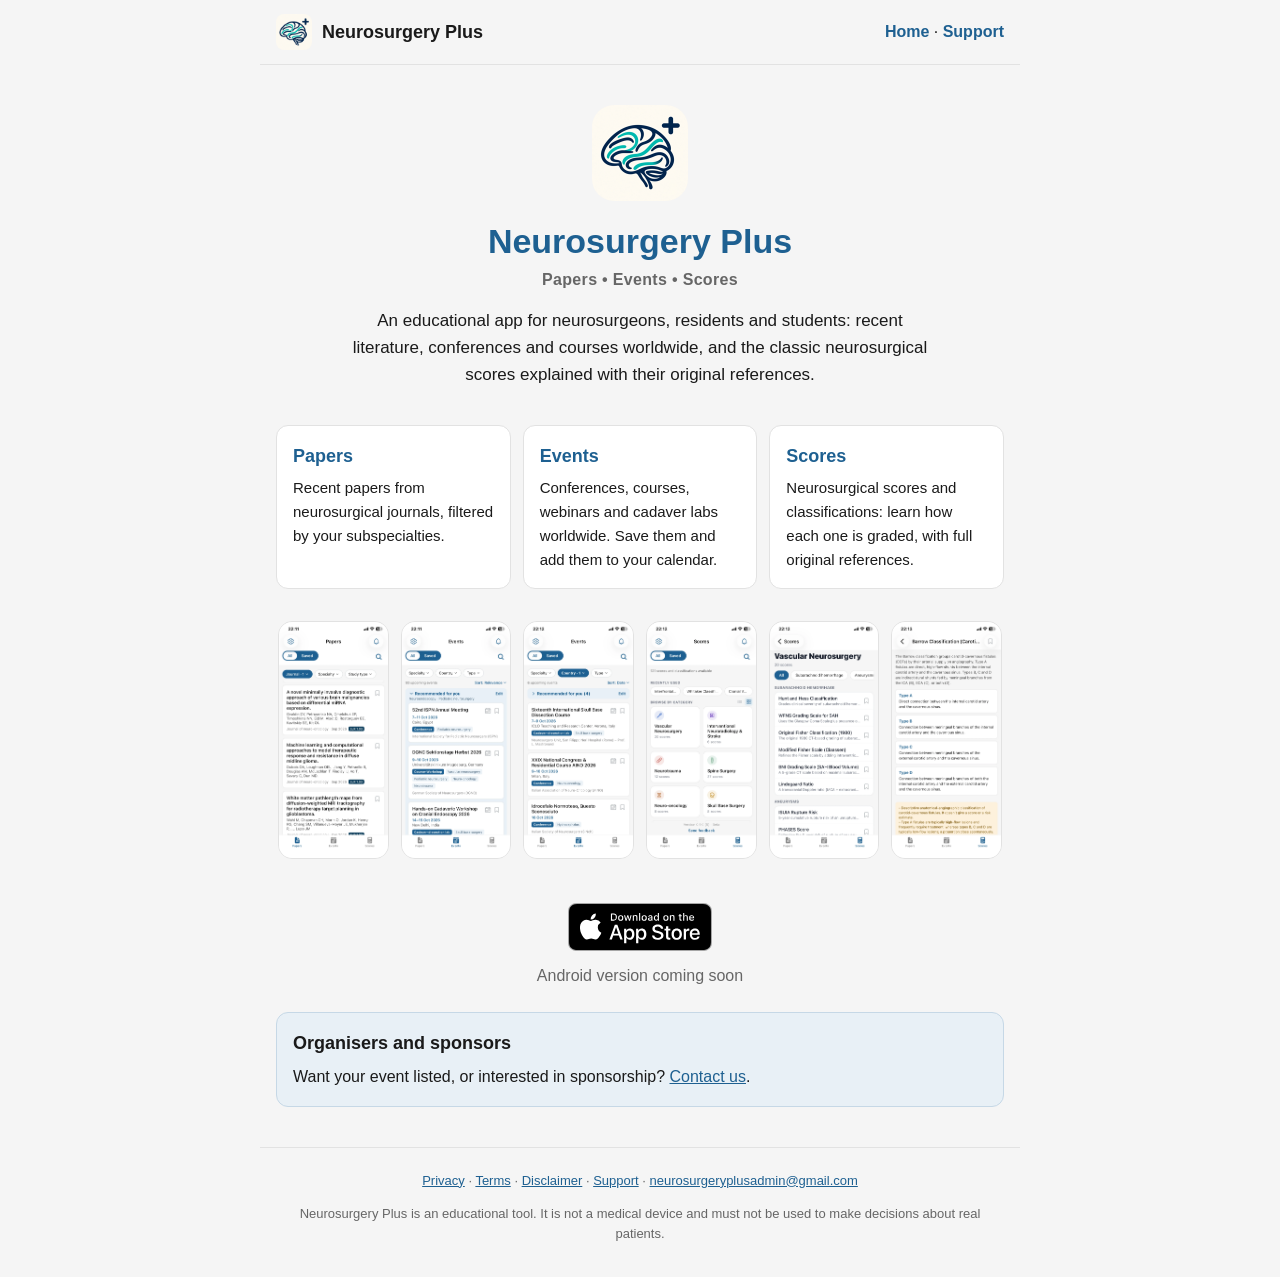
<file: index.html>
<!doctype html>
<html lang="en">
<head>
<meta charset="utf-8">
<meta name="viewport" content="width=device-width, initial-scale=1">
<title>Neurosurgery Plus</title>
<meta name="description" content="An educational app for neurosurgeons, residents and students: recent papers, conferences and courses worldwide, and neurosurgical scores with their original references.">
<link rel="canonical" href="https://neurosurgeryplus.com/">
<link rel="icon" href="favicon.ico" sizes="any">
<link rel="icon" type="image/png" sizes="32x32" href="img/favicon-32.png">
<link rel="icon" type="image/png" sizes="192x192" href="img/favicon-192.png">
<link rel="icon" type="image/png" sizes="512x512" href="img/favicon-512.png">
<link rel="apple-touch-icon" sizes="180x180" href="img/apple-touch-icon.png">
<meta name="theme-color" content="#1e6091">
<meta name="apple-itunes-app" content="app-id=6816378125">
<meta property="og:type" content="website">
<meta property="og:site_name" content="Neurosurgery Plus">
<meta property="og:title" content="Neurosurgery Plus">
<meta property="og:description" content="An educational app for neurosurgeons, residents and students: recent papers, conferences and courses worldwide, and neurosurgical scores with their original references.">
<meta property="og:url" content="https://neurosurgeryplus.com/">
<meta property="og:image" content="https://neurosurgeryplus.com/img/og-image.png">
<meta property="og:image:width" content="1200">
<meta property="og:image:height" content="630">
<meta name="twitter:card" content="summary_large_image">
<link rel="stylesheet" href="style.css">
</head>
<body>
<header class="site-header">
  <a class="brand" href="./"><img src="img/icon-192.png" width="36" height="36" alt="">Neurosurgery Plus</a>
  <nav aria-label="Main"><a href="./">Home</a> · <a href="support/">Support</a></nav>
</header>
<main>
<section class="hero">
  <img src="img/icon-192.png" width="96" height="96" alt="Neurosurgery Plus icon">
  <h1>Neurosurgery Plus</h1>
  <p class="tagline">Papers • Events • Scores</p>
  <p class="intro">An educational app for neurosurgeons, residents and students: recent literature, conferences and courses worldwide, and the classic neurosurgical scores explained with their original references.</p>
</section>
<section class="features">
  <div class="feature"><h2>Papers</h2><p>Recent papers from neurosurgical journals, filtered by your subspecialties.</p></div>
  <div class="feature"><h2>Events</h2><p>Conferences, courses, webinars and cadaver labs worldwide. Save them and add them to your calendar.</p></div>
  <div class="feature"><h2>Scores</h2><p>Neurosurgical scores and classifications: learn how each one is graded, with full original references.</p></div>
</section>
<section class="screens" aria-label="Screenshots">
  <div class="shots">
    <img src="img/screenshot-1-papers.webp" width="924" height="2000" loading="lazy" alt="Papers: recent papers with your journal filter">
    <img src="img/screenshot-2-events.webp" width="924" height="2000" loading="lazy" alt="Events: recommended for you">
    <img src="img/screenshot-3-events-country.webp" width="924" height="2000" loading="lazy" alt="Events filtered by country">
    <img src="img/screenshot-4-scores.webp" width="924" height="2000" loading="lazy" alt="Scores: browse by category">
    <img src="img/screenshot-5-score-list.webp" width="924" height="2000" loading="lazy" alt="Vascular Neurosurgery scores">
    <img src="img/screenshot-6-score.webp" width="924" height="2000" loading="lazy" alt="A classification with its grades explained">
  </div>
</section>
<section class="store">
  <a class="app-store-badge" href="https://apps.apple.com/app/id6816378125"><img src="img/download-on-the-app-store.svg" width="144" height="48" alt="Download on the App Store"></a>
  <p class="android-soon">Android version coming soon</p>
  <!-- Google Play badge ("Get it on Google Play") goes here once the app is
       live there, used as Google's guidelines require. -->
</section>
<section class="organisers">
  <h2>Organisers and sponsors</h2>
  <p>Want your event listed, or interested in sponsorship? <a href="mailto:neurosurgeryplusadmin@gmail.com">Contact us</a>.</p>
</section>
</main>
<footer class="site-footer">
  <nav aria-label="Footer">
    <a href="privacy/">Privacy</a> · <a href="terms/">Terms</a> · <a href="disclaimer/">Disclaimer</a> · <a href="support/">Support</a> · <a href="mailto:neurosurgeryplusadmin@gmail.com">neurosurgeryplusadmin@gmail.com</a>
  </nav>
  <p>Neurosurgery Plus is an educational tool. It is not a medical device and must not be used to make decisions about real patients.</p>
</footer>
</body>
</html>
</file>
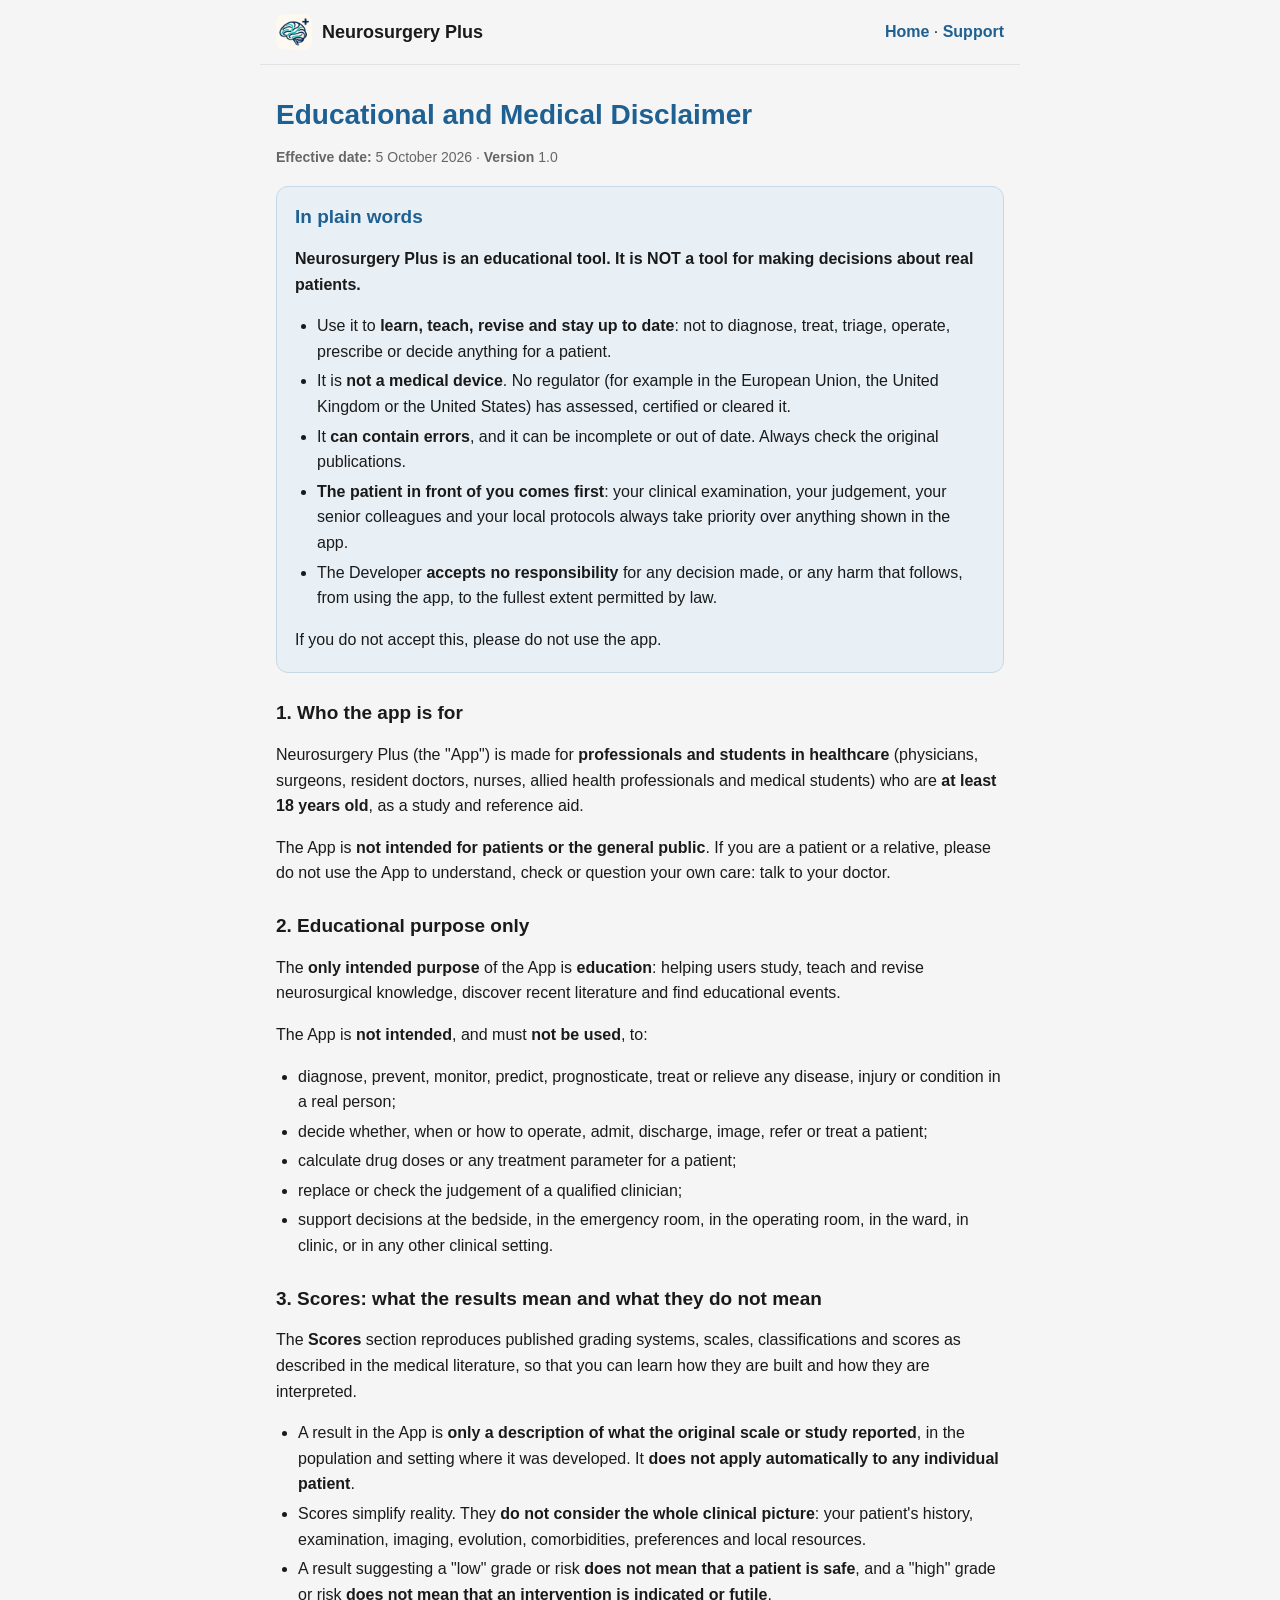
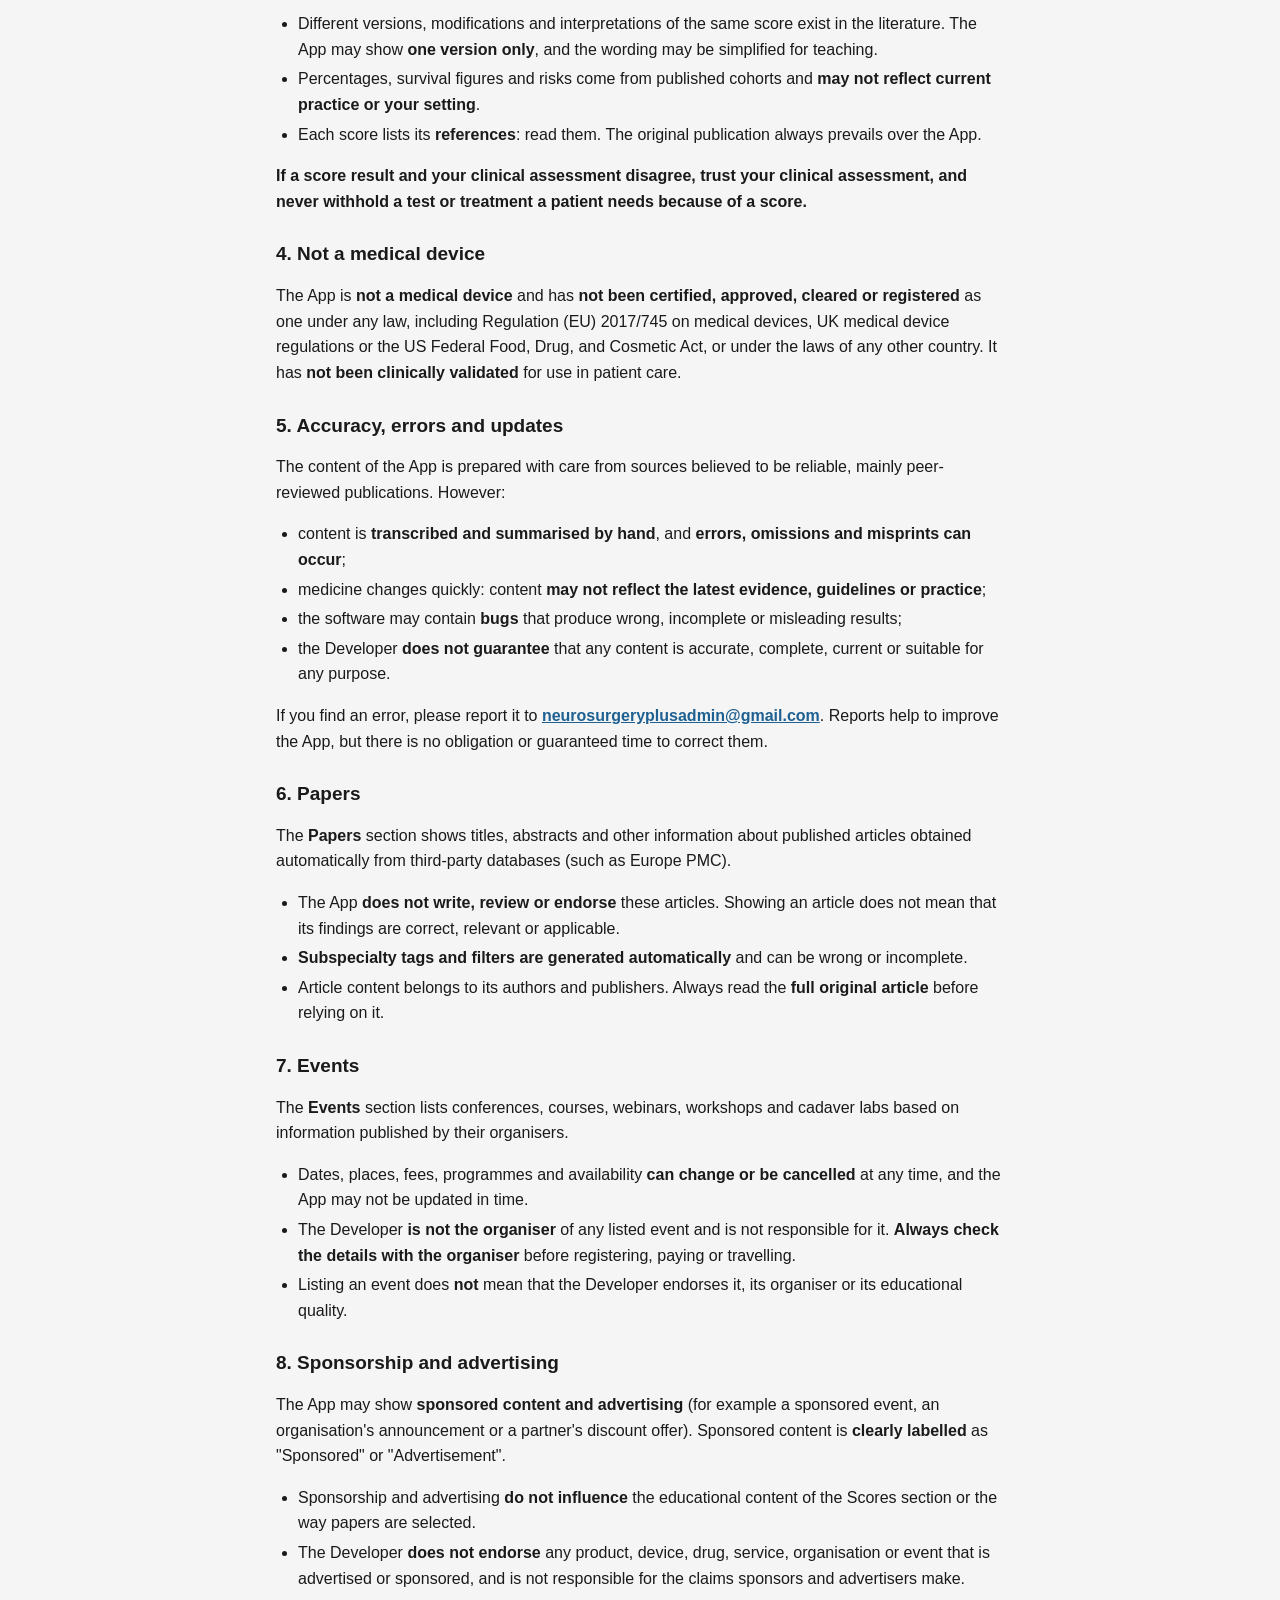
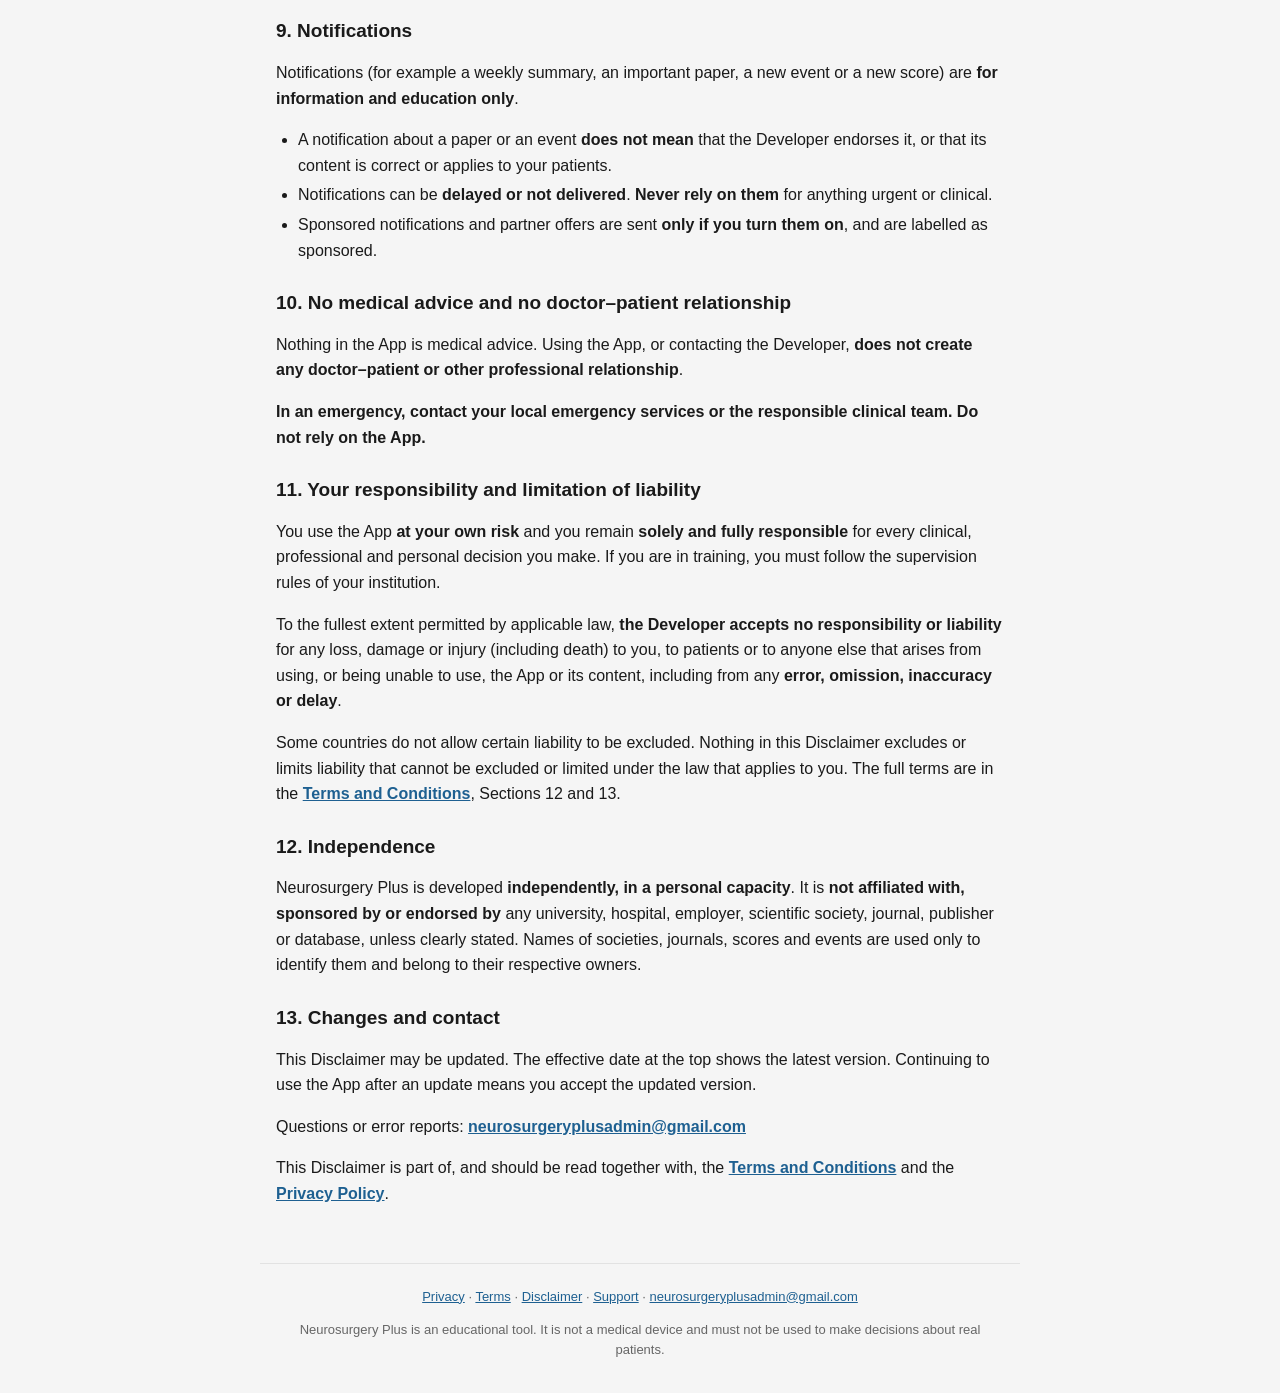
<file: disclaimer/index.html>
<!doctype html>
<html lang="en">
<head>
<meta charset="utf-8">
<meta name="viewport" content="width=device-width, initial-scale=1">
<title>Educational and Medical Disclaimer – Neurosurgery Plus</title>
<meta name="description" content="Neurosurgery Plus is an educational tool, not a medical device: read the Educational and Medical Disclaimer.">
<link rel="canonical" href="https://neurosurgeryplus.com/disclaimer/">
<link rel="icon" href="../favicon.ico" sizes="any">
<link rel="icon" type="image/png" sizes="32x32" href="../img/favicon-32.png">
<link rel="icon" type="image/png" sizes="192x192" href="../img/favicon-192.png">
<link rel="icon" type="image/png" sizes="512x512" href="../img/favicon-512.png">
<link rel="apple-touch-icon" sizes="180x180" href="../img/apple-touch-icon.png">
<meta name="theme-color" content="#1e6091">
<meta name="apple-itunes-app" content="app-id=6816378125">
<meta property="og:type" content="website">
<meta property="og:site_name" content="Neurosurgery Plus">
<meta property="og:title" content="Educational and Medical Disclaimer – Neurosurgery Plus">
<meta property="og:description" content="Neurosurgery Plus is an educational tool, not a medical device: read the Educational and Medical Disclaimer.">
<meta property="og:url" content="https://neurosurgeryplus.com/disclaimer/">
<meta property="og:image" content="https://neurosurgeryplus.com/img/og-image.png">
<meta property="og:image:width" content="1200">
<meta property="og:image:height" content="630">
<meta name="twitter:card" content="summary_large_image">
<link rel="stylesheet" href="../style.css">
</head>
<body>
<header class="site-header">
  <a class="brand" href="../"><img src="../img/icon-192.png" width="36" height="36" alt="">Neurosurgery Plus</a>
  <nav aria-label="Main"><a href="../">Home</a> · <a href="../support/">Support</a></nav>
</header>
<main>
<article class="legal">
<h1>Educational and Medical Disclaimer</h1>
<p class="effective"><strong>Effective date:</strong> 5 October 2026 · <strong>Version</strong> 1.0</p>
<section class="box"><h2>In plain words</h2>
<p><strong>Neurosurgery Plus is an educational tool. It is NOT a tool for making decisions about real patients.</strong></p>
<ul>
<li>Use it to <strong>learn, teach, revise and stay up to date</strong>: not to diagnose, treat, triage, operate, prescribe or decide anything for a patient.</li>
<li>It is <strong>not a medical device</strong>. No regulator (for example in the European Union, the United Kingdom or the United States) has assessed, certified or cleared it.</li>
<li>It <strong>can contain errors</strong>, and it can be incomplete or out of date. Always check the original publications.</li>
<li><strong>The patient in front of you comes first</strong>: your clinical examination, your judgement, your senior colleagues and your local protocols always take priority over anything shown in the app.</li>
<li>The Developer <strong>accepts no responsibility</strong> for any decision made, or any harm that follows, from using the app, to the fullest extent permitted by law.</li>
</ul>
<p>If you do not accept this, please do not use the app.</p>
</section>
<h2>1. Who the app is for</h2>
<p>Neurosurgery Plus (the &quot;App&quot;) is made for <strong>professionals and students in healthcare</strong> (physicians, surgeons, resident doctors, nurses, allied health professionals and medical students) who are <strong>at least 18 years old</strong>, as a study and reference aid.</p>
<p>The App is <strong>not intended for patients or the general public</strong>. If you are a patient or a relative, please do not use the App to understand, check or question your own care: talk to your doctor.</p>
<h2>2. Educational purpose only</h2>
<p>The <strong>only intended purpose</strong> of the App is <strong>education</strong>: helping users study, teach and revise neurosurgical knowledge, discover recent literature and find educational events.</p>
<p>The App is <strong>not intended</strong>, and must <strong>not be used</strong>, to:</p>
<ul>
<li>diagnose, prevent, monitor, predict, prognosticate, treat or relieve any disease, injury or condition in a real person;</li>
<li>decide whether, when or how to operate, admit, discharge, image, refer or treat a patient;</li>
<li>calculate drug doses or any treatment parameter for a patient;</li>
<li>replace or check the judgement of a qualified clinician;</li>
<li>support decisions at the bedside, in the emergency room, in the operating room, in the ward, in clinic, or in any other clinical setting.</li>
</ul>
<h2>3. Scores: what the results mean and what they do not mean</h2>
<p>The <strong>Scores</strong> section reproduces published grading systems, scales, classifications and scores as described in the medical literature, so that you can learn how they are built and how they are interpreted.</p>
<ul>
<li>A result in the App is <strong>only a description of what the original scale or study reported</strong>, in the population and setting where it was developed. It <strong>does not apply automatically to any individual patient</strong>.</li>
<li>Scores simplify reality. They <strong>do not consider the whole clinical picture</strong>: your patient&#39;s history, examination, imaging, evolution, comorbidities, preferences and local resources.</li>
<li>A result suggesting a &quot;low&quot; grade or risk <strong>does not mean that a patient is safe</strong>, and a &quot;high&quot; grade or risk <strong>does not mean that an intervention is indicated or futile</strong>.</li>
<li>Different versions, modifications and interpretations of the same score exist in the literature. The App may show <strong>one version only</strong>, and the wording may be simplified for teaching.</li>
<li>Percentages, survival figures and risks come from published cohorts and <strong>may not reflect current practice or your setting</strong>.</li>
<li>Each score lists its <strong>references</strong>: read them. The original publication always prevails over the App.</li>
</ul>
<p><strong>If a score result and your clinical assessment disagree, trust your clinical assessment, and never withhold a test or treatment a patient needs because of a score.</strong></p>
<h2>4. Not a medical device</h2>
<p>The App is <strong>not a medical device</strong> and has <strong>not been certified, approved, cleared or registered</strong> as one under any law, including Regulation (EU) 2017/745 on medical devices, UK medical device regulations or the US Federal Food, Drug, and Cosmetic Act, or under the laws of any other country. It has <strong>not been clinically validated</strong> for use in patient care.</p>
<h2>5. Accuracy, errors and updates</h2>
<p>The content of the App is prepared with care from sources believed to be reliable, mainly peer-reviewed publications. However:</p>
<ul>
<li>content is <strong>transcribed and summarised by hand</strong>, and <strong>errors, omissions and misprints can occur</strong>;</li>
<li>medicine changes quickly: content <strong>may not reflect the latest evidence, guidelines or practice</strong>;</li>
<li>the software may contain <strong>bugs</strong> that produce wrong, incomplete or misleading results;</li>
<li>the Developer <strong>does not guarantee</strong> that any content is accurate, complete, current or suitable for any purpose.</li>
</ul>
<p>If you find an error, please report it to <strong><a href="mailto:neurosurgeryplusadmin@gmail.com">neurosurgeryplusadmin@gmail.com</a></strong>. Reports help to improve the App, but there is no obligation or guaranteed time to correct them.</p>
<h2>6. Papers</h2>
<p>The <strong>Papers</strong> section shows titles, abstracts and other information about published articles obtained automatically from third-party databases (such as Europe PMC).</p>
<ul>
<li>The App <strong>does not write, review or endorse</strong> these articles. Showing an article does not mean that its findings are correct, relevant or applicable.</li>
<li><strong>Subspecialty tags and filters are generated automatically</strong> and can be wrong or incomplete.</li>
<li>Article content belongs to its authors and publishers. Always read the <strong>full original article</strong> before relying on it.</li>
</ul>
<h2>7. Events</h2>
<p>The <strong>Events</strong> section lists conferences, courses, webinars, workshops and cadaver labs based on information published by their organisers.</p>
<ul>
<li>Dates, places, fees, programmes and availability <strong>can change or be cancelled</strong> at any time, and the App may not be updated in time.</li>
<li>The Developer <strong>is not the organiser</strong> of any listed event and is not responsible for it. <strong>Always check the details with the organiser</strong> before registering, paying or travelling.</li>
<li>Listing an event does <strong>not</strong> mean that the Developer endorses it, its organiser or its educational quality.</li>
</ul>
<h2>8. Sponsorship and advertising</h2>
<p>The App may show <strong>sponsored content and advertising</strong> (for example a sponsored event, an organisation&#39;s announcement or a partner&#39;s discount offer). Sponsored content is <strong>clearly labelled</strong> as &quot;Sponsored&quot; or &quot;Advertisement&quot;.</p>
<ul>
<li>Sponsorship and advertising <strong>do not influence</strong> the educational content of the Scores section or the way papers are selected.</li>
<li>The Developer <strong>does not endorse</strong> any product, device, drug, service, organisation or event that is advertised or sponsored, and is not responsible for the claims sponsors and advertisers make.</li>
</ul>
<h2>9. Notifications</h2>
<p>Notifications (for example a weekly summary, an important paper, a new event or a new score) are <strong>for information and education only</strong>.</p>
<ul>
<li>A notification about a paper or an event <strong>does not mean</strong> that the Developer endorses it, or that its content is correct or applies to your patients.</li>
<li>Notifications can be <strong>delayed or not delivered</strong>. <strong>Never rely on them</strong> for anything urgent or clinical.</li>
<li>Sponsored notifications and partner offers are sent <strong>only if you turn them on</strong>, and are labelled as sponsored.</li>
</ul>
<h2>10. No medical advice and no doctor–patient relationship</h2>
<p>Nothing in the App is medical advice. Using the App, or contacting the Developer, <strong>does not create any doctor–patient or other professional relationship</strong>.</p>
<p><strong>In an emergency, contact your local emergency services or the responsible clinical team. Do not rely on the App.</strong></p>
<h2>11. Your responsibility and limitation of liability</h2>
<p>You use the App <strong>at your own risk</strong> and you remain <strong>solely and fully responsible</strong> for every clinical, professional and personal decision you make. If you are in training, you must follow the supervision rules of your institution.</p>
<p>To the fullest extent permitted by applicable law, <strong>the Developer accepts no responsibility or liability</strong> for any loss, damage or injury (including death) to you, to patients or to anyone else that arises from using, or being unable to use, the App or its content, including from any <strong>error, omission, inaccuracy or delay</strong>.</p>
<p>Some countries do not allow certain liability to be excluded. Nothing in this Disclaimer excludes or limits liability that cannot be excluded or limited under the law that applies to you. The full terms are in the <a href="../terms/"><strong>Terms and Conditions</strong></a>, Sections 12 and 13.</p>
<h2>12. Independence</h2>
<p>Neurosurgery Plus is developed <strong>independently, in a personal capacity</strong>. It is <strong>not affiliated with, sponsored by or endorsed by</strong> any university, hospital, employer, scientific society, journal, publisher or database, unless clearly stated. Names of societies, journals, scores and events are used only to identify them and belong to their respective owners.</p>
<h2>13. Changes and contact</h2>
<p>This Disclaimer may be updated. The effective date at the top shows the latest version. Continuing to use the App after an update means you accept the updated version.</p>
<p>Questions or error reports: <strong><a href="mailto:neurosurgeryplusadmin@gmail.com">neurosurgeryplusadmin@gmail.com</a></strong></p>
<p>This Disclaimer is part of, and should be read together with, the <a href="../terms/"><strong>Terms and Conditions</strong></a> and the <a href="../privacy/"><strong>Privacy Policy</strong></a>.</p>
</article>
</main>
<footer class="site-footer">
  <nav aria-label="Footer">
    <a href="../privacy/">Privacy</a> · <a href="../terms/">Terms</a> · <a href="../disclaimer/">Disclaimer</a> · <a href="../support/">Support</a> · <a href="mailto:neurosurgeryplusadmin@gmail.com">neurosurgeryplusadmin@gmail.com</a>
  </nav>
  <p>Neurosurgery Plus is an educational tool. It is not a medical device and must not be used to make decisions about real patients.</p>
</footer>
</body>
</html>
</file>
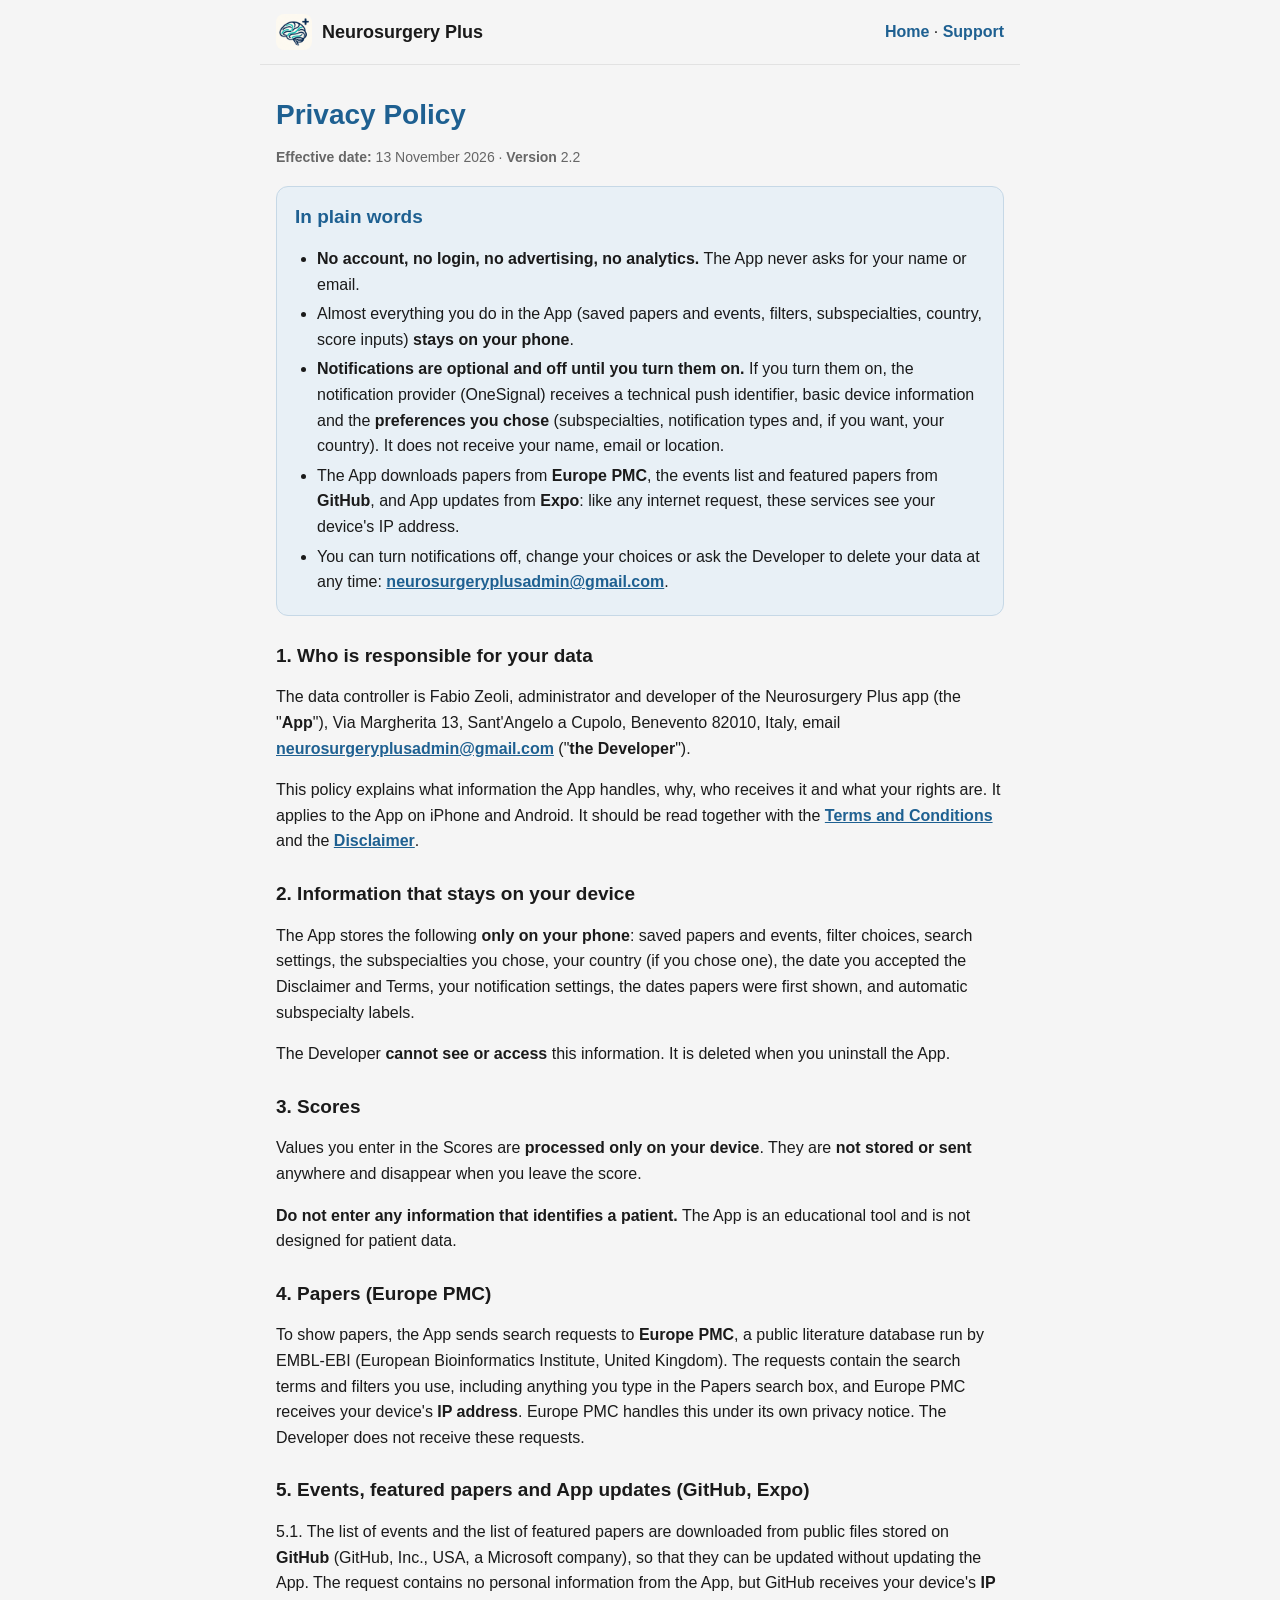
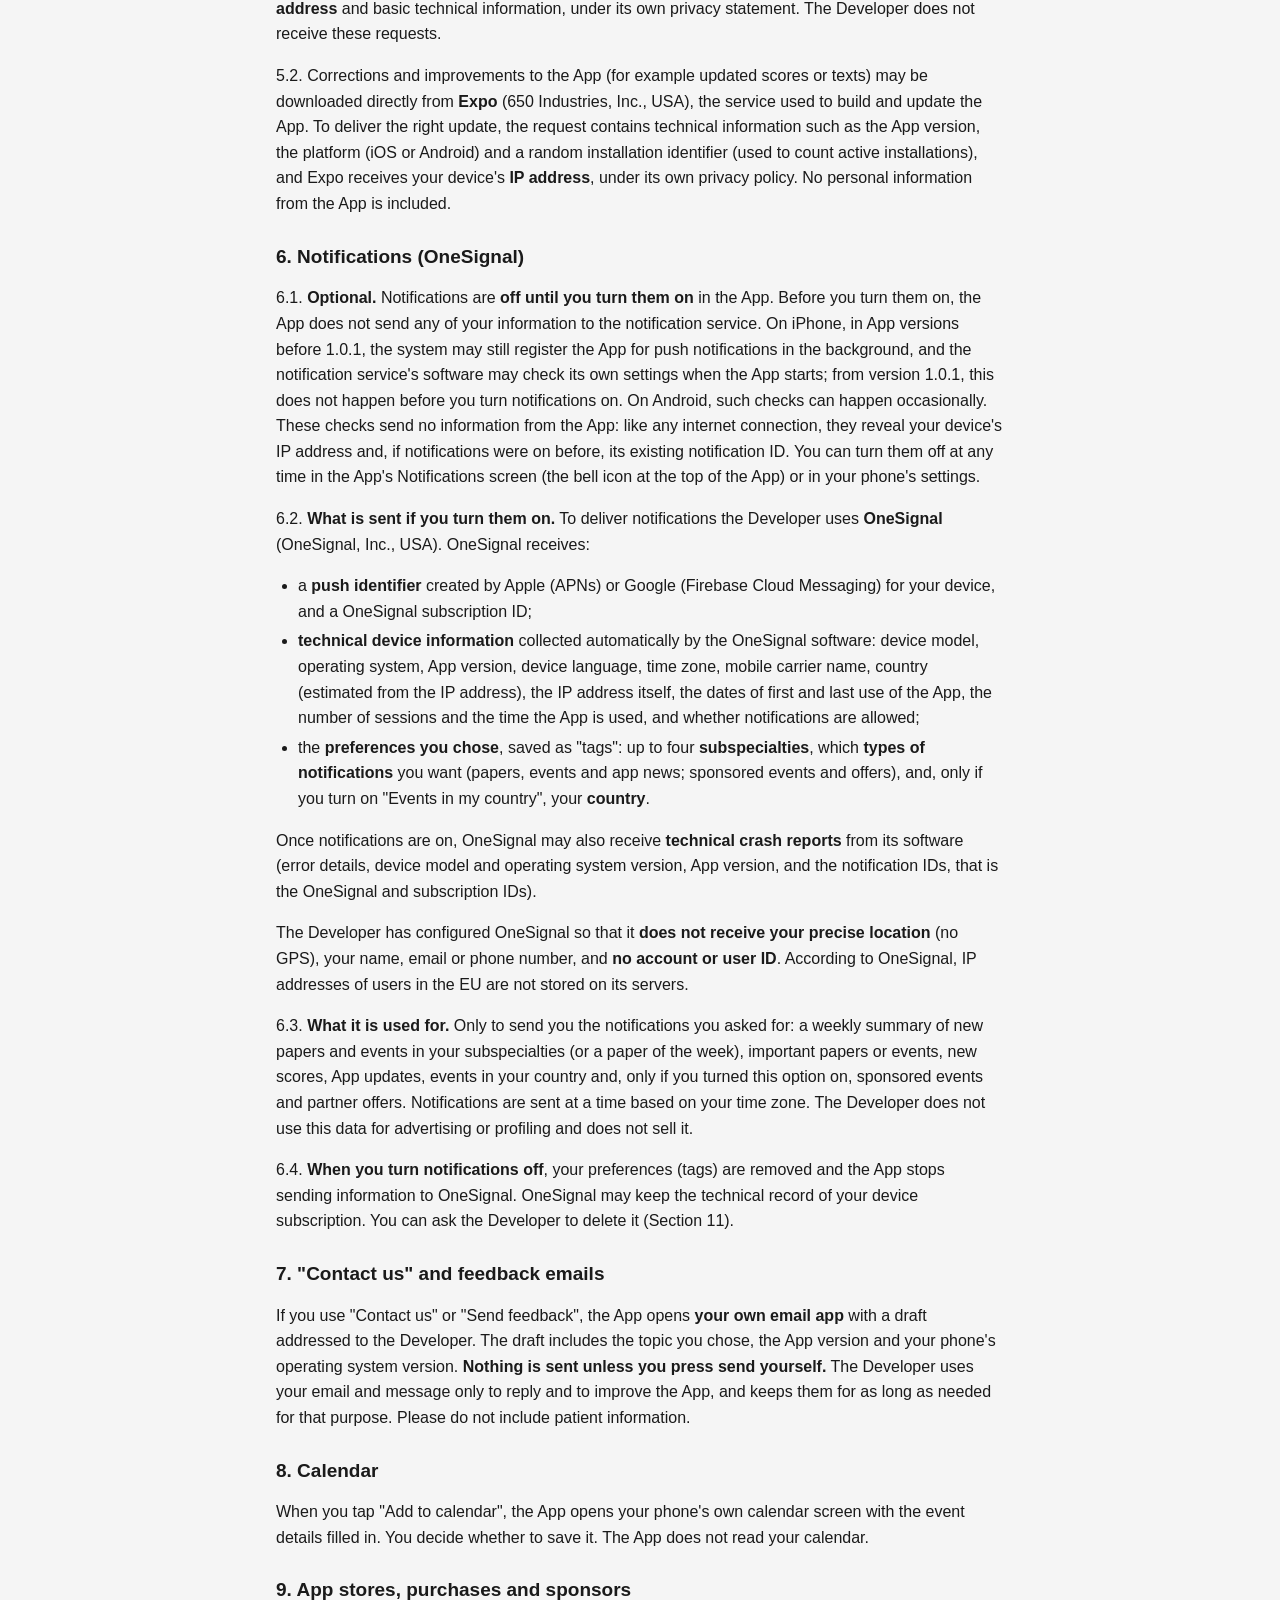
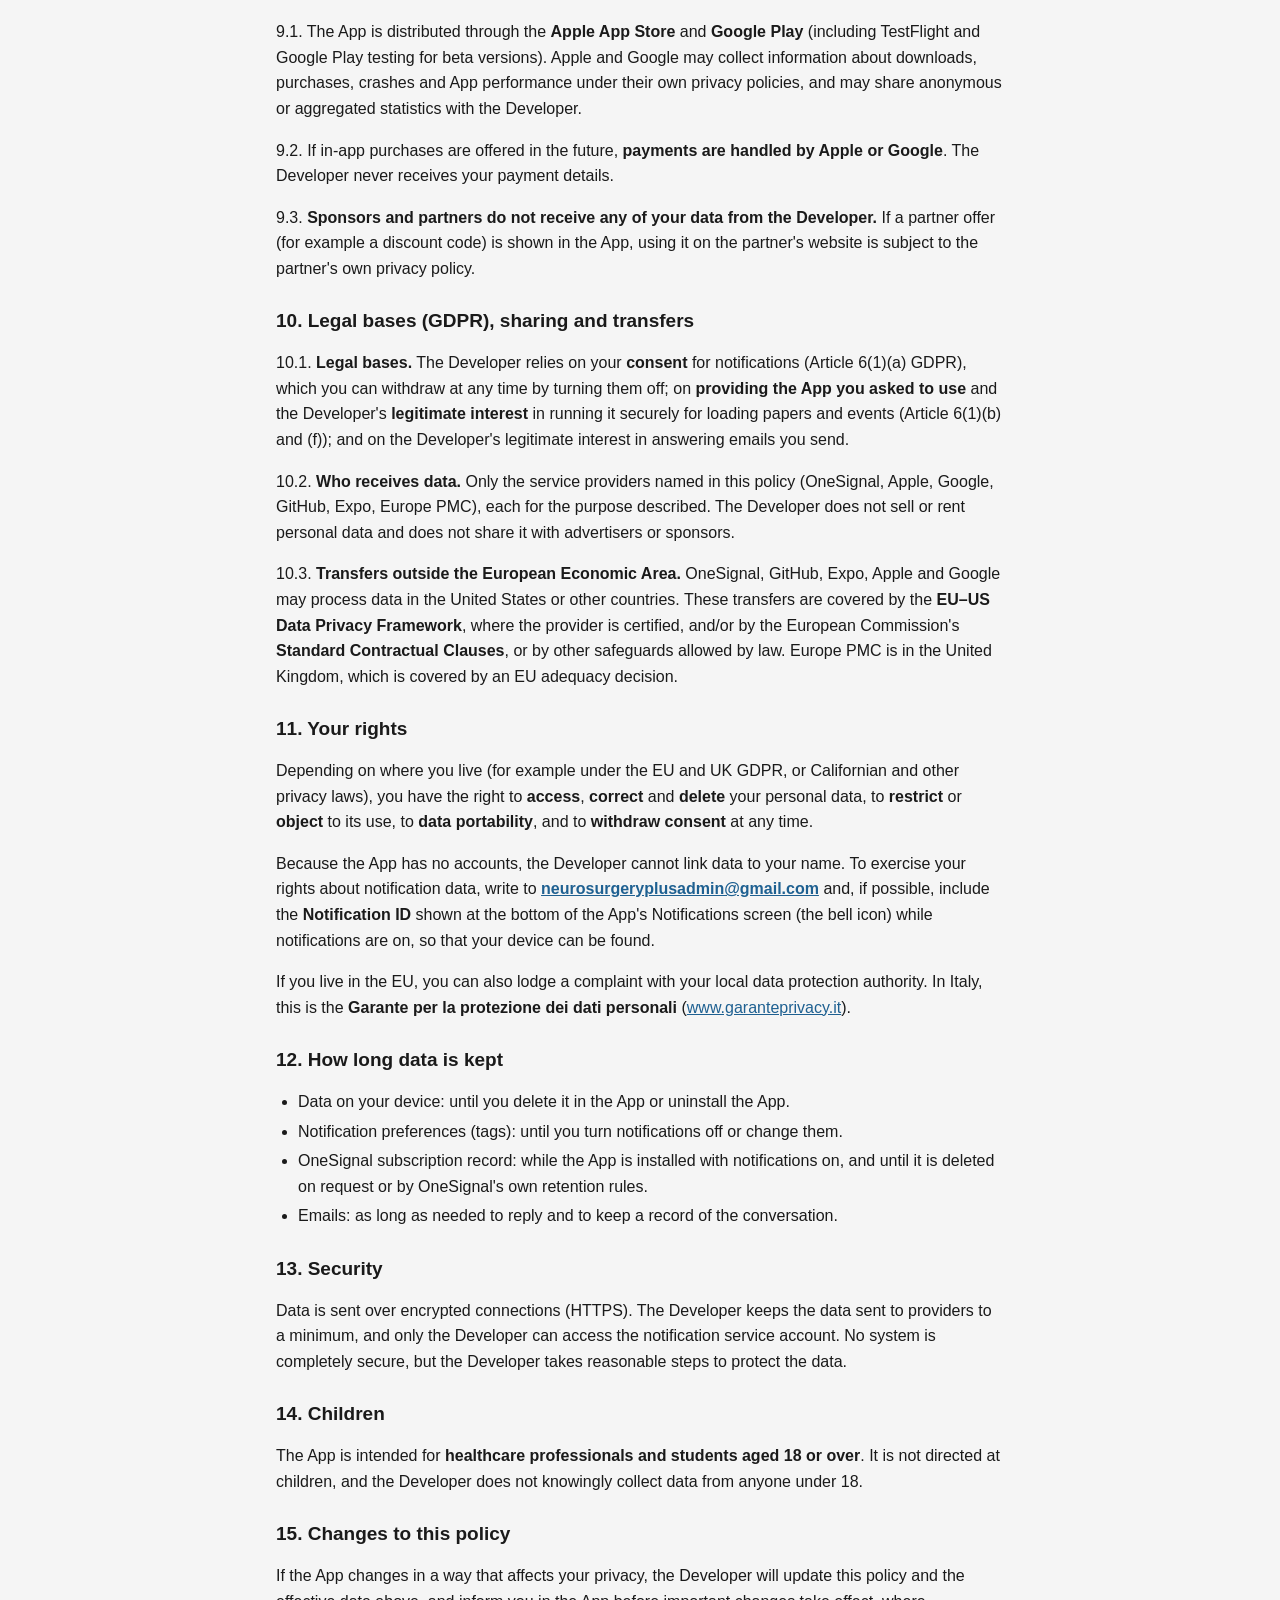
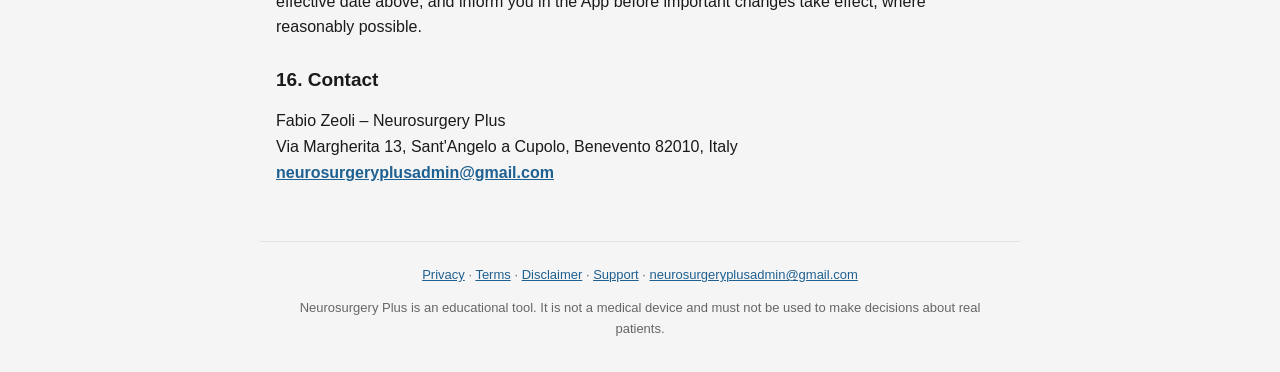
<file: privacy/index.html>
<!doctype html>
<html lang="en">
<head>
<meta charset="utf-8">
<meta name="viewport" content="width=device-width, initial-scale=1">
<title>Privacy Policy – Neurosurgery Plus</title>
<meta name="description" content="Privacy Policy of Neurosurgery Plus: what the app stores on your phone, what notifications send, and your rights.">
<link rel="canonical" href="https://neurosurgeryplus.com/privacy/">
<link rel="icon" href="../favicon.ico" sizes="any">
<link rel="icon" type="image/png" sizes="32x32" href="../img/favicon-32.png">
<link rel="icon" type="image/png" sizes="192x192" href="../img/favicon-192.png">
<link rel="icon" type="image/png" sizes="512x512" href="../img/favicon-512.png">
<link rel="apple-touch-icon" sizes="180x180" href="../img/apple-touch-icon.png">
<meta name="theme-color" content="#1e6091">
<meta name="apple-itunes-app" content="app-id=6816378125">
<meta property="og:type" content="website">
<meta property="og:site_name" content="Neurosurgery Plus">
<meta property="og:title" content="Privacy Policy – Neurosurgery Plus">
<meta property="og:description" content="Privacy Policy of Neurosurgery Plus: what the app stores on your phone, what notifications send, and your rights.">
<meta property="og:url" content="https://neurosurgeryplus.com/privacy/">
<meta property="og:image" content="https://neurosurgeryplus.com/img/og-image.png">
<meta property="og:image:width" content="1200">
<meta property="og:image:height" content="630">
<meta name="twitter:card" content="summary_large_image">
<link rel="stylesheet" href="../style.css">
</head>
<body>
<header class="site-header">
  <a class="brand" href="../"><img src="../img/icon-192.png" width="36" height="36" alt="">Neurosurgery Plus</a>
  <nav aria-label="Main"><a href="../">Home</a> · <a href="../support/">Support</a></nav>
</header>
<main>
<article class="legal">
<h1>Privacy Policy</h1>
<p class="effective"><strong>Effective date:</strong> 13 November 2026 · <strong>Version</strong> 2.2</p>
<section class="box"><h2>In plain words</h2>
<ul>
<li><strong>No account, no login, no advertising, no analytics.</strong> The App never asks for your name or email.</li>
<li>Almost everything you do in the App (saved papers and events, filters, subspecialties, country, score inputs) <strong>stays on your phone</strong>.</li>
<li><strong>Notifications are optional and off until you turn them on.</strong> If you turn them on, the notification provider (OneSignal) receives a technical push identifier, basic device information and the <strong>preferences you chose</strong> (subspecialties, notification types and, if you want, your country). It does not receive your name, email or location.</li>
<li>The App downloads papers from <strong>Europe PMC</strong>, the events list and featured papers from <strong>GitHub</strong>, and App updates from <strong>Expo</strong>: like any internet request, these services see your device&#39;s IP address.</li>
<li>You can turn notifications off, change your choices or ask the Developer to delete your data at any time: <strong><a href="mailto:neurosurgeryplusadmin@gmail.com">neurosurgeryplusadmin@gmail.com</a></strong>.</li>
</ul>
</section>
<h2>1. Who is responsible for your data</h2>
<p>The data controller is Fabio Zeoli, administrator and developer of the Neurosurgery Plus app (the &quot;<strong>App</strong>&quot;), Via Margherita 13, Sant&#39;Angelo a Cupolo, Benevento 82010, Italy, email <strong><a href="mailto:neurosurgeryplusadmin@gmail.com">neurosurgeryplusadmin@gmail.com</a></strong> (&quot;<strong>the Developer</strong>&quot;).</p>
<p>This policy explains what information the App handles, why, who receives it and what your rights are. It applies to the App on iPhone and Android. It should be read together with the <a href="../terms/"><strong>Terms and Conditions</strong></a> and the <a href="../disclaimer/"><strong>Disclaimer</strong></a>.</p>
<h2>2. Information that stays on your device</h2>
<p>The App stores the following <strong>only on your phone</strong>: saved papers and events, filter choices, search settings, the subspecialties you chose, your country (if you chose one), the date you accepted the Disclaimer and Terms, your notification settings, the dates papers were first shown, and automatic subspecialty labels.</p>
<p>The Developer <strong>cannot see or access</strong> this information. It is deleted when you uninstall the App.</p>
<h2>3. Scores</h2>
<p>Values you enter in the Scores are <strong>processed only on your device</strong>. They are <strong>not stored or sent</strong> anywhere and disappear when you leave the score.</p>
<p><strong>Do not enter any information that identifies a patient.</strong> The App is an educational tool and is not designed for patient data.</p>
<h2>4. Papers (Europe PMC)</h2>
<p>To show papers, the App sends search requests to <strong>Europe PMC</strong>, a public literature database run by EMBL-EBI (European Bioinformatics Institute, United Kingdom). The requests contain the search terms and filters you use, including anything you type in the Papers search box, and Europe PMC receives your device&#39;s <strong>IP address</strong>. Europe PMC handles this under its own privacy notice. The Developer does not receive these requests.</p>
<h2>5. Events, featured papers and App updates (GitHub, Expo)</h2>
<p>5.1. The list of events and the list of featured papers are downloaded from public files stored on <strong>GitHub</strong> (GitHub, Inc., USA, a Microsoft company), so that they can be updated without updating the App. The request contains no personal information from the App, but GitHub receives your device&#39;s <strong>IP address</strong> and basic technical information, under its own privacy statement. The Developer does not receive these requests.</p>
<p>5.2. Corrections and improvements to the App (for example updated scores or texts) may be downloaded directly from <strong>Expo</strong> (650 Industries, Inc., USA), the service used to build and update the App. To deliver the right update, the request contains technical information such as the App version, the platform (iOS or Android) and a random installation identifier (used to count active installations), and Expo receives your device&#39;s <strong>IP address</strong>, under its own privacy policy. No personal information from the App is included.</p>
<h2>6. Notifications (OneSignal)</h2>
<p>6.1. <strong>Optional.</strong> Notifications are <strong>off until you turn them on</strong> in the App. Before you turn them on, the App does not send any of your information to the notification service. On iPhone, in App versions before 1.0.1, the system may still register the App for push notifications in the background, and the notification service&#39;s software may check its own settings when the App starts; from version 1.0.1, this does not happen before you turn notifications on. On Android, such checks can happen occasionally. These checks send no information from the App: like any internet connection, they reveal your device&#39;s IP address and, if notifications were on before, its existing notification ID. You can turn them off at any time in the App&#39;s Notifications screen (the bell icon at the top of the App) or in your phone&#39;s settings.</p>
<p>6.2. <strong>What is sent if you turn them on.</strong> To deliver notifications the Developer uses <strong>OneSignal</strong> (OneSignal, Inc., USA). OneSignal receives:</p>
<ul>
<li>a <strong>push identifier</strong> created by Apple (APNs) or Google (Firebase Cloud Messaging) for your device, and a OneSignal subscription ID;</li>
<li><strong>technical device information</strong> collected automatically by the OneSignal software: device model, operating system, App version, device language, time zone, mobile carrier name, country (estimated from the IP address), the IP address itself, the dates of first and last use of the App, the number of sessions and the time the App is used, and whether notifications are allowed;</li>
<li>the <strong>preferences you chose</strong>, saved as &quot;tags&quot;: up to four <strong>subspecialties</strong>, which <strong>types of notifications</strong> you want (papers, events and app news; sponsored events and offers), and, only if you turn on &quot;Events in my country&quot;, your <strong>country</strong>.</li>
</ul>
<p>Once notifications are on, OneSignal may also receive <strong>technical crash reports</strong> from its software (error details, device model and operating system version, App version, and the notification IDs, that is the OneSignal and subscription IDs).</p>
<p>The Developer has configured OneSignal so that it <strong>does not receive your precise location</strong> (no GPS), your name, email or phone number, and <strong>no account or user ID</strong>. According to OneSignal, IP addresses of users in the EU are not stored on its servers.</p>
<p>6.3. <strong>What it is used for.</strong> Only to send you the notifications you asked for: a weekly summary of new papers and events in your subspecialties (or a paper of the week), important papers or events, new scores, App updates, events in your country and, only if you turned this option on, sponsored events and partner offers. Notifications are sent at a time based on your time zone. The Developer does not use this data for advertising or profiling and does not sell it.</p>
<p>6.4. <strong>When you turn notifications off</strong>, your preferences (tags) are removed and the App stops sending information to OneSignal. OneSignal may keep the technical record of your device subscription. You can ask the Developer to delete it (Section 11).</p>
<h2>7. &quot;Contact us&quot; and feedback emails</h2>
<p>If you use &quot;Contact us&quot; or &quot;Send feedback&quot;, the App opens <strong>your own email app</strong> with a draft addressed to the Developer. The draft includes the topic you chose, the App version and your phone&#39;s operating system version. <strong>Nothing is sent unless you press send yourself.</strong> The Developer uses your email and message only to reply and to improve the App, and keeps them for as long as needed for that purpose. Please do not include patient information.</p>
<h2>8. Calendar</h2>
<p>When you tap &quot;Add to calendar&quot;, the App opens your phone&#39;s own calendar screen with the event details filled in. You decide whether to save it. The App does not read your calendar.</p>
<h2>9. App stores, purchases and sponsors</h2>
<p>9.1. The App is distributed through the <strong>Apple App Store</strong> and <strong>Google Play</strong> (including TestFlight and Google Play testing for beta versions). Apple and Google may collect information about downloads, purchases, crashes and App performance under their own privacy policies, and may share anonymous or aggregated statistics with the Developer.</p>
<p>9.2. If in-app purchases are offered in the future, <strong>payments are handled by Apple or Google</strong>. The Developer never receives your payment details.</p>
<p>9.3. <strong>Sponsors and partners do not receive any of your data from the Developer.</strong> If a partner offer (for example a discount code) is shown in the App, using it on the partner&#39;s website is subject to the partner&#39;s own privacy policy.</p>
<h2>10. Legal bases (GDPR), sharing and transfers</h2>
<p>10.1. <strong>Legal bases.</strong> The Developer relies on your <strong>consent</strong> for notifications (Article 6(1)(a) GDPR), which you can withdraw at any time by turning them off; on <strong>providing the App you asked to use</strong> and the Developer&#39;s <strong>legitimate interest</strong> in running it securely for loading papers and events (Article 6(1)(b) and (f)); and on the Developer&#39;s legitimate interest in answering emails you send.</p>
<p>10.2. <strong>Who receives data.</strong> Only the service providers named in this policy (OneSignal, Apple, Google, GitHub, Expo, Europe PMC), each for the purpose described. The Developer does not sell or rent personal data and does not share it with advertisers or sponsors.</p>
<p>10.3. <strong>Transfers outside the European Economic Area.</strong> OneSignal, GitHub, Expo, Apple and Google may process data in the United States or other countries. These transfers are covered by the <strong>EU–US Data Privacy Framework</strong>, where the provider is certified, and/or by the European Commission&#39;s <strong>Standard Contractual Clauses</strong>, or by other safeguards allowed by law. Europe PMC is in the United Kingdom, which is covered by an EU adequacy decision.</p>
<h2>11. Your rights</h2>
<p>Depending on where you live (for example under the EU and UK GDPR, or Californian and other privacy laws), you have the right to <strong>access</strong>, <strong>correct</strong> and <strong>delete</strong> your personal data, to <strong>restrict</strong> or <strong>object</strong> to its use, to <strong>data portability</strong>, and to <strong>withdraw consent</strong> at any time.</p>
<p>Because the App has no accounts, the Developer cannot link data to your name. To exercise your rights about notification data, write to <strong><a href="mailto:neurosurgeryplusadmin@gmail.com">neurosurgeryplusadmin@gmail.com</a></strong> and, if possible, include the <strong>Notification ID</strong> shown at the bottom of the App&#39;s Notifications screen (the bell icon) while notifications are on, so that your device can be found.</p>
<p>If you live in the EU, you can also lodge a complaint with your local data protection authority. In Italy, this is the <strong>Garante per la protezione dei dati personali</strong> (<a href="https://www.garanteprivacy.it">www.garanteprivacy.it</a>).</p>
<h2>12. How long data is kept</h2>
<ul>
<li>Data on your device: until you delete it in the App or uninstall the App.</li>
<li>Notification preferences (tags): until you turn notifications off or change them.</li>
<li>OneSignal subscription record: while the App is installed with notifications on, and until it is deleted on request or by OneSignal&#39;s own retention rules.</li>
<li>Emails: as long as needed to reply and to keep a record of the conversation.</li>
</ul>
<h2>13. Security</h2>
<p>Data is sent over encrypted connections (HTTPS). The Developer keeps the data sent to providers to a minimum, and only the Developer can access the notification service account. No system is completely secure, but the Developer takes reasonable steps to protect the data.</p>
<h2>14. Children</h2>
<p>The App is intended for <strong>healthcare professionals and students aged 18 or over</strong>. It is not directed at children, and the Developer does not knowingly collect data from anyone under 18.</p>
<h2>15. Changes to this policy</h2>
<p>If the App changes in a way that affects your privacy, the Developer will update this policy and the effective date above, and inform you in the App before important changes take effect, where reasonably possible.</p>
<h2>16. Contact</h2>
<p>Fabio Zeoli – Neurosurgery Plus<br>Via Margherita 13, Sant&#39;Angelo a Cupolo, Benevento 82010, Italy<br><strong><a href="mailto:neurosurgeryplusadmin@gmail.com">neurosurgeryplusadmin@gmail.com</a></strong></p>
</article>
</main>
<footer class="site-footer">
  <nav aria-label="Footer">
    <a href="../privacy/">Privacy</a> · <a href="../terms/">Terms</a> · <a href="../disclaimer/">Disclaimer</a> · <a href="../support/">Support</a> · <a href="mailto:neurosurgeryplusadmin@gmail.com">neurosurgeryplusadmin@gmail.com</a>
  </nav>
  <p>Neurosurgery Plus is an educational tool. It is not a medical device and must not be used to make decisions about real patients.</p>
</footer>
</body>
</html>
</file>
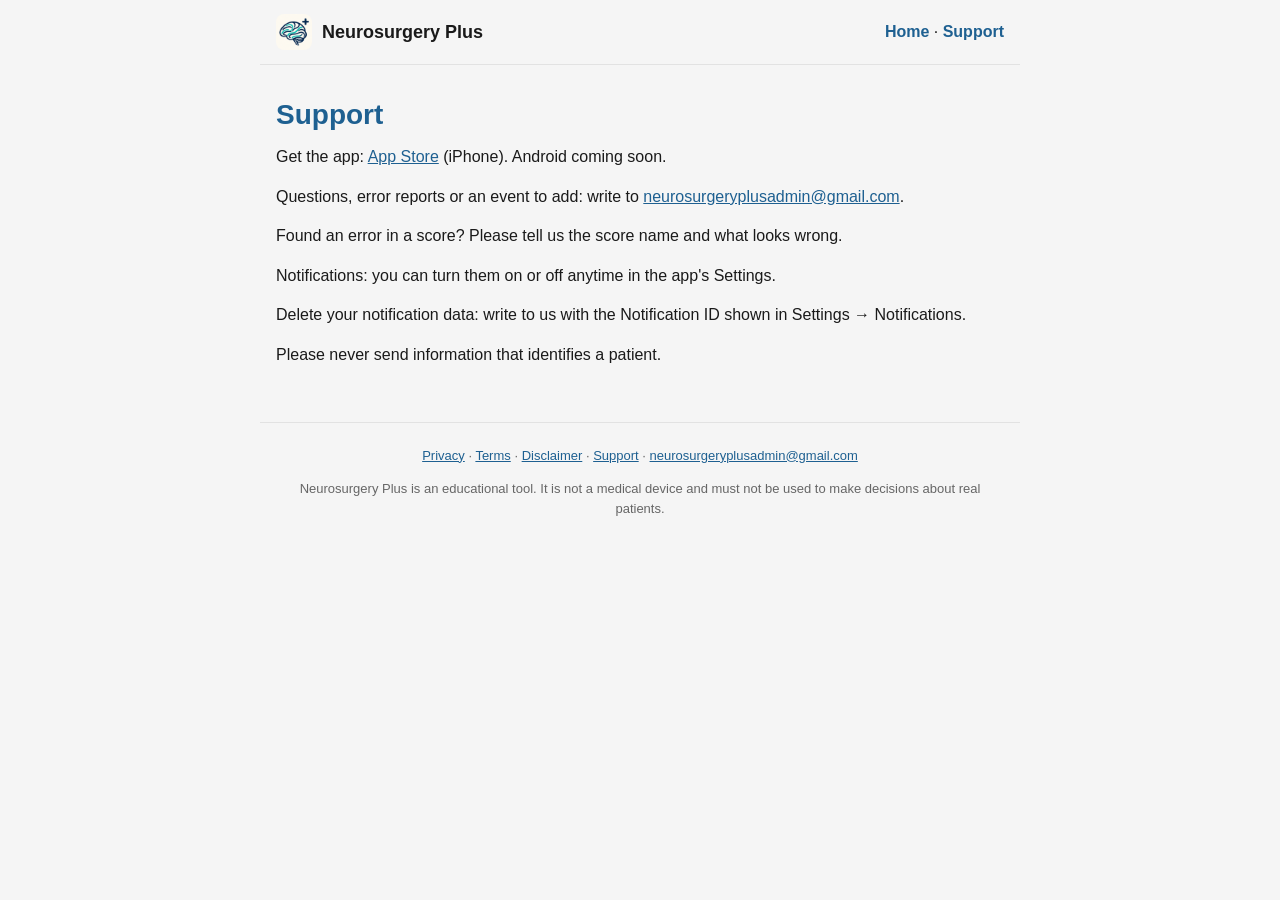
<file: support/index.html>
<!doctype html>
<html lang="en">
<head>
<meta charset="utf-8">
<meta name="viewport" content="width=device-width, initial-scale=1">
<title>Support – Neurosurgery Plus</title>
<meta name="description" content="Support for Neurosurgery Plus: questions, error reports, events to add and notification data deletion.">
<link rel="canonical" href="https://neurosurgeryplus.com/support/">
<link rel="icon" href="../favicon.ico" sizes="any">
<link rel="icon" type="image/png" sizes="32x32" href="../img/favicon-32.png">
<link rel="icon" type="image/png" sizes="192x192" href="../img/favicon-192.png">
<link rel="icon" type="image/png" sizes="512x512" href="../img/favicon-512.png">
<link rel="apple-touch-icon" sizes="180x180" href="../img/apple-touch-icon.png">
<meta name="theme-color" content="#1e6091">
<meta name="apple-itunes-app" content="app-id=6816378125">
<meta property="og:type" content="website">
<meta property="og:site_name" content="Neurosurgery Plus">
<meta property="og:title" content="Support – Neurosurgery Plus">
<meta property="og:description" content="Support for Neurosurgery Plus: questions, error reports, events to add and notification data deletion.">
<meta property="og:url" content="https://neurosurgeryplus.com/support/">
<meta property="og:image" content="https://neurosurgeryplus.com/img/og-image.png">
<meta property="og:image:width" content="1200">
<meta property="og:image:height" content="630">
<meta name="twitter:card" content="summary_large_image">
<link rel="stylesheet" href="../style.css">
</head>
<body>
<header class="site-header">
  <a class="brand" href="../"><img src="../img/icon-192.png" width="36" height="36" alt="">Neurosurgery Plus</a>
  <nav aria-label="Main"><a href="../">Home</a> · <a href="../support/">Support</a></nav>
</header>
<main>
<article class="support">
<h1>Support</h1>
<p>Get the app: <a href="https://apps.apple.com/app/id6816378125">App Store</a> (iPhone). Android coming soon.</p>
<p>Questions, error reports or an event to add: write to <a href="mailto:neurosurgeryplusadmin@gmail.com">neurosurgeryplusadmin@gmail.com</a>.</p>
<p>Found an error in a score? Please tell us the score name and what looks wrong.</p>
<p>Notifications: you can turn them on or off anytime in the app's Settings.</p>
<p>Delete your notification data: write to us with the Notification ID shown in Settings → Notifications.</p>
<p>Please never send information that identifies a patient.</p>
</article>
</main>
<footer class="site-footer">
  <nav aria-label="Footer">
    <a href="../privacy/">Privacy</a> · <a href="../terms/">Terms</a> · <a href="../disclaimer/">Disclaimer</a> · <a href="../support/">Support</a> · <a href="mailto:neurosurgeryplusadmin@gmail.com">neurosurgeryplusadmin@gmail.com</a>
  </nav>
  <p>Neurosurgery Plus is an educational tool. It is not a medical device and must not be used to make decisions about real patients.</p>
</footer>
</body>
</html>
</file>
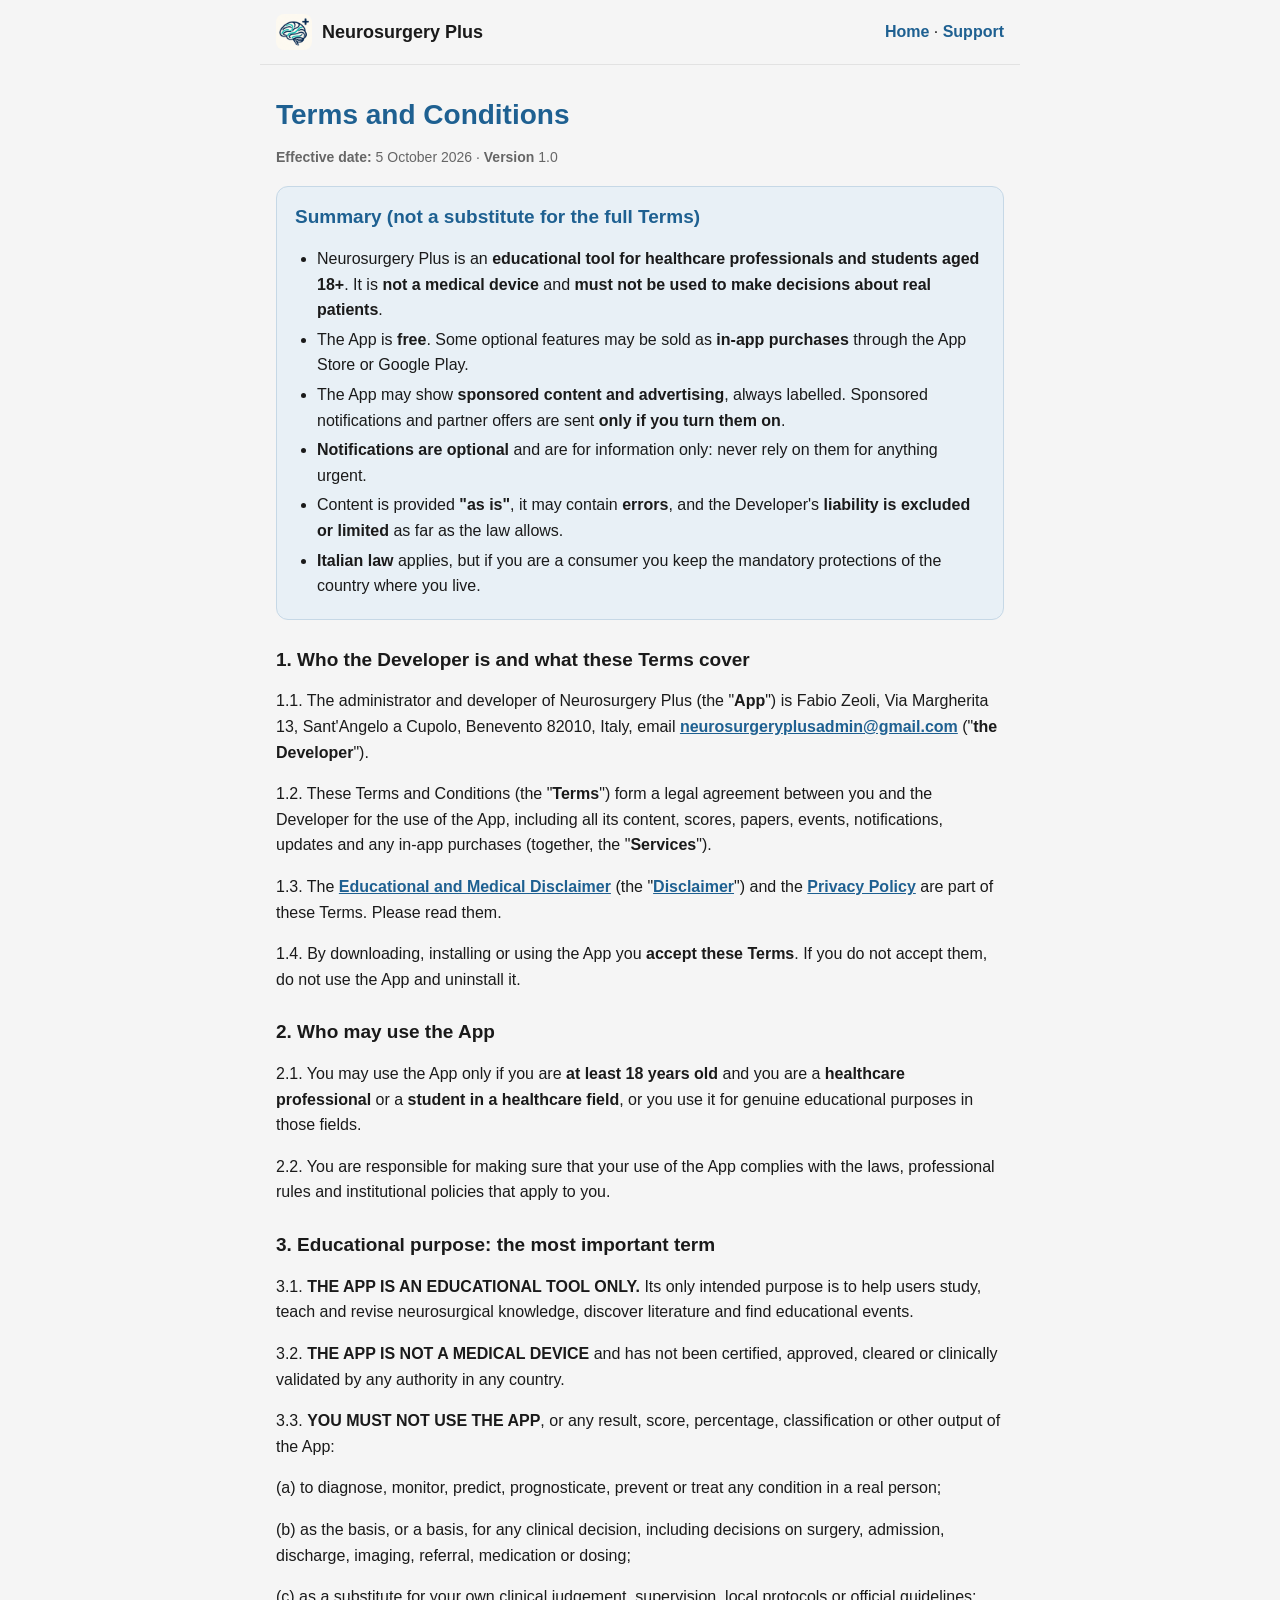
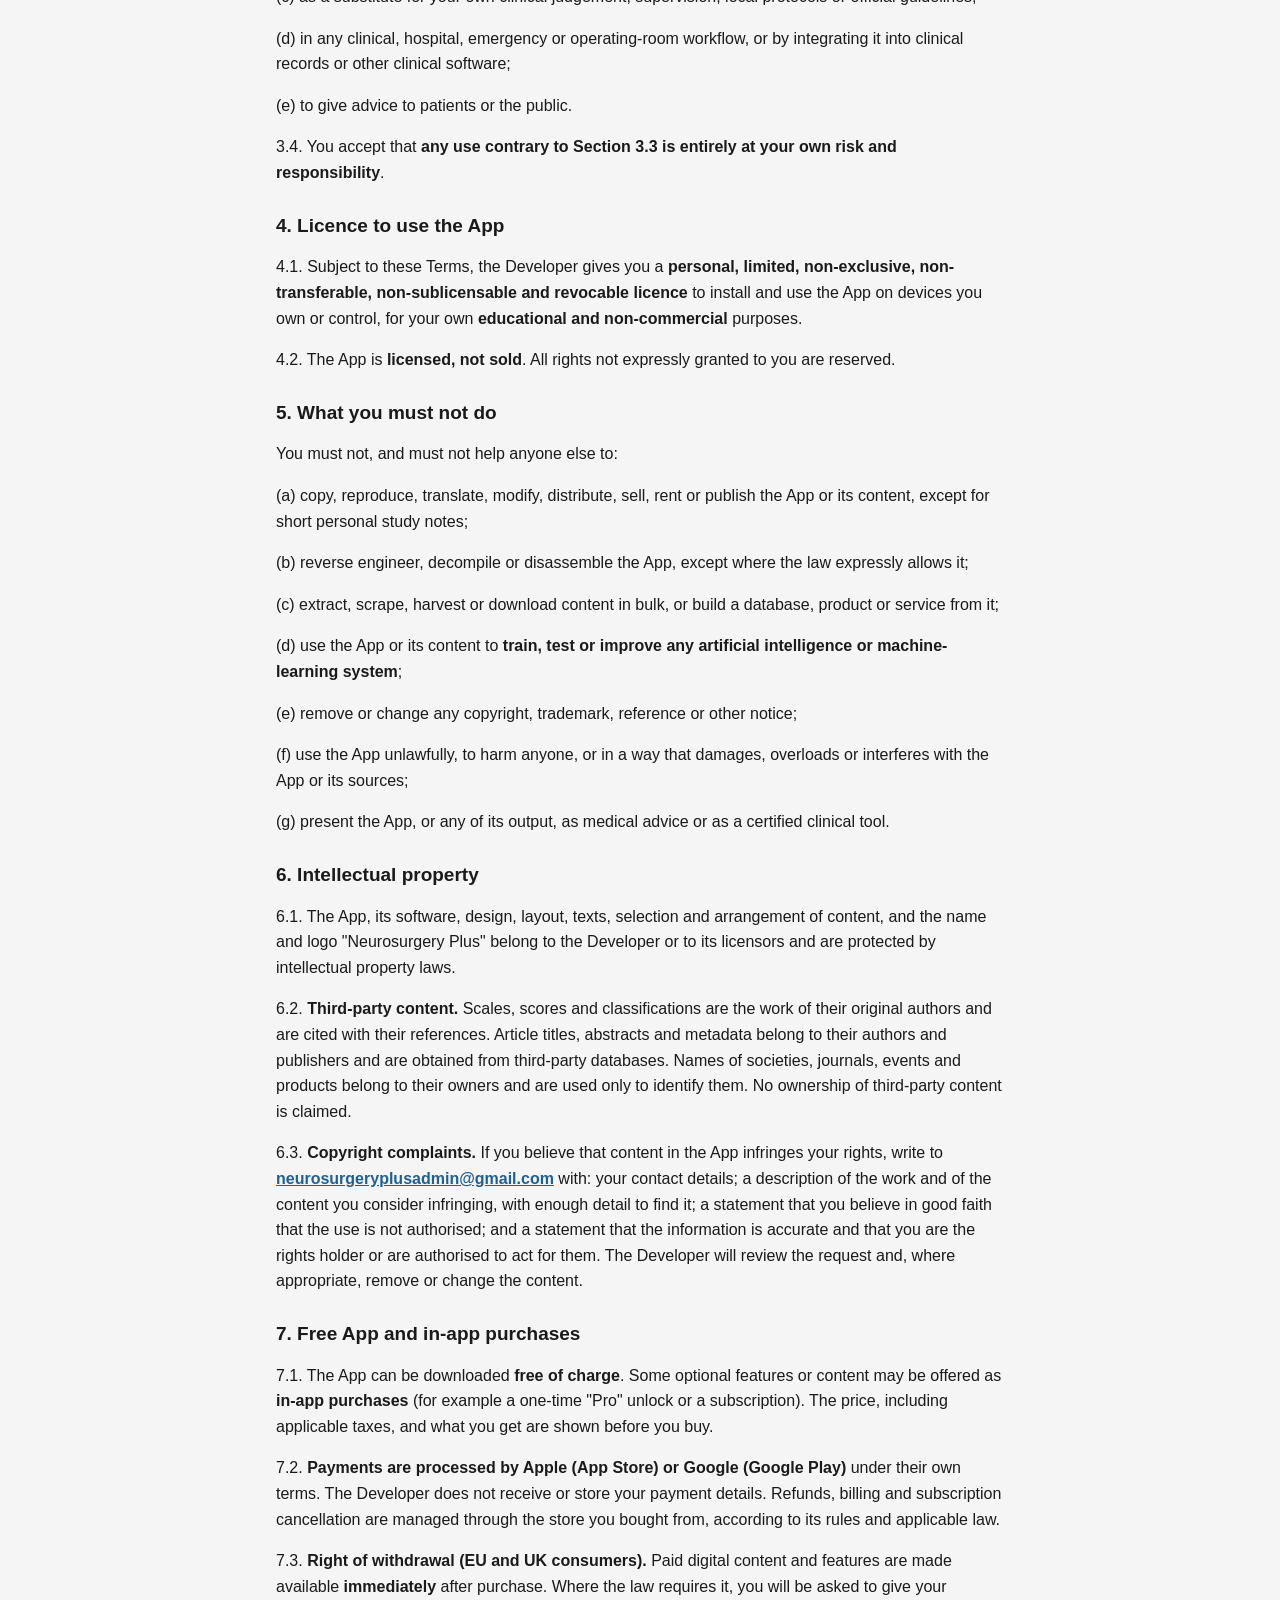
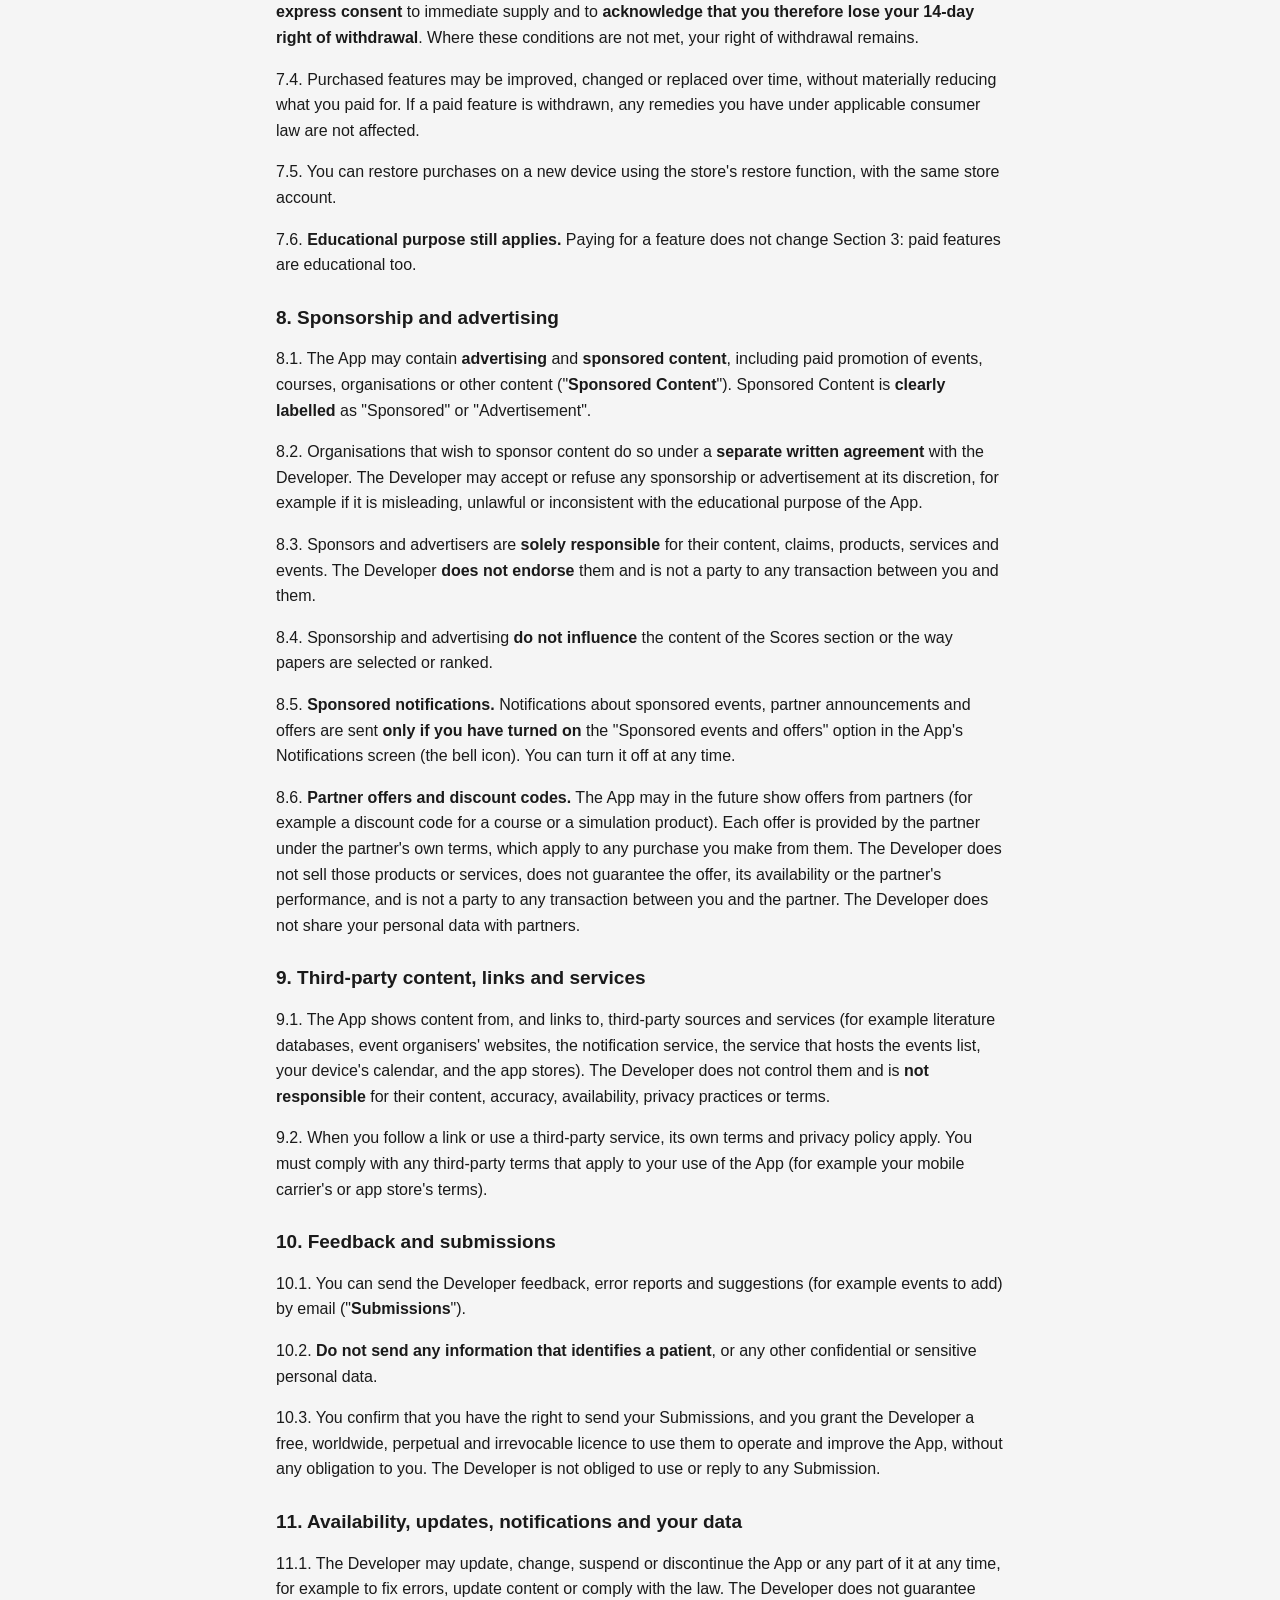
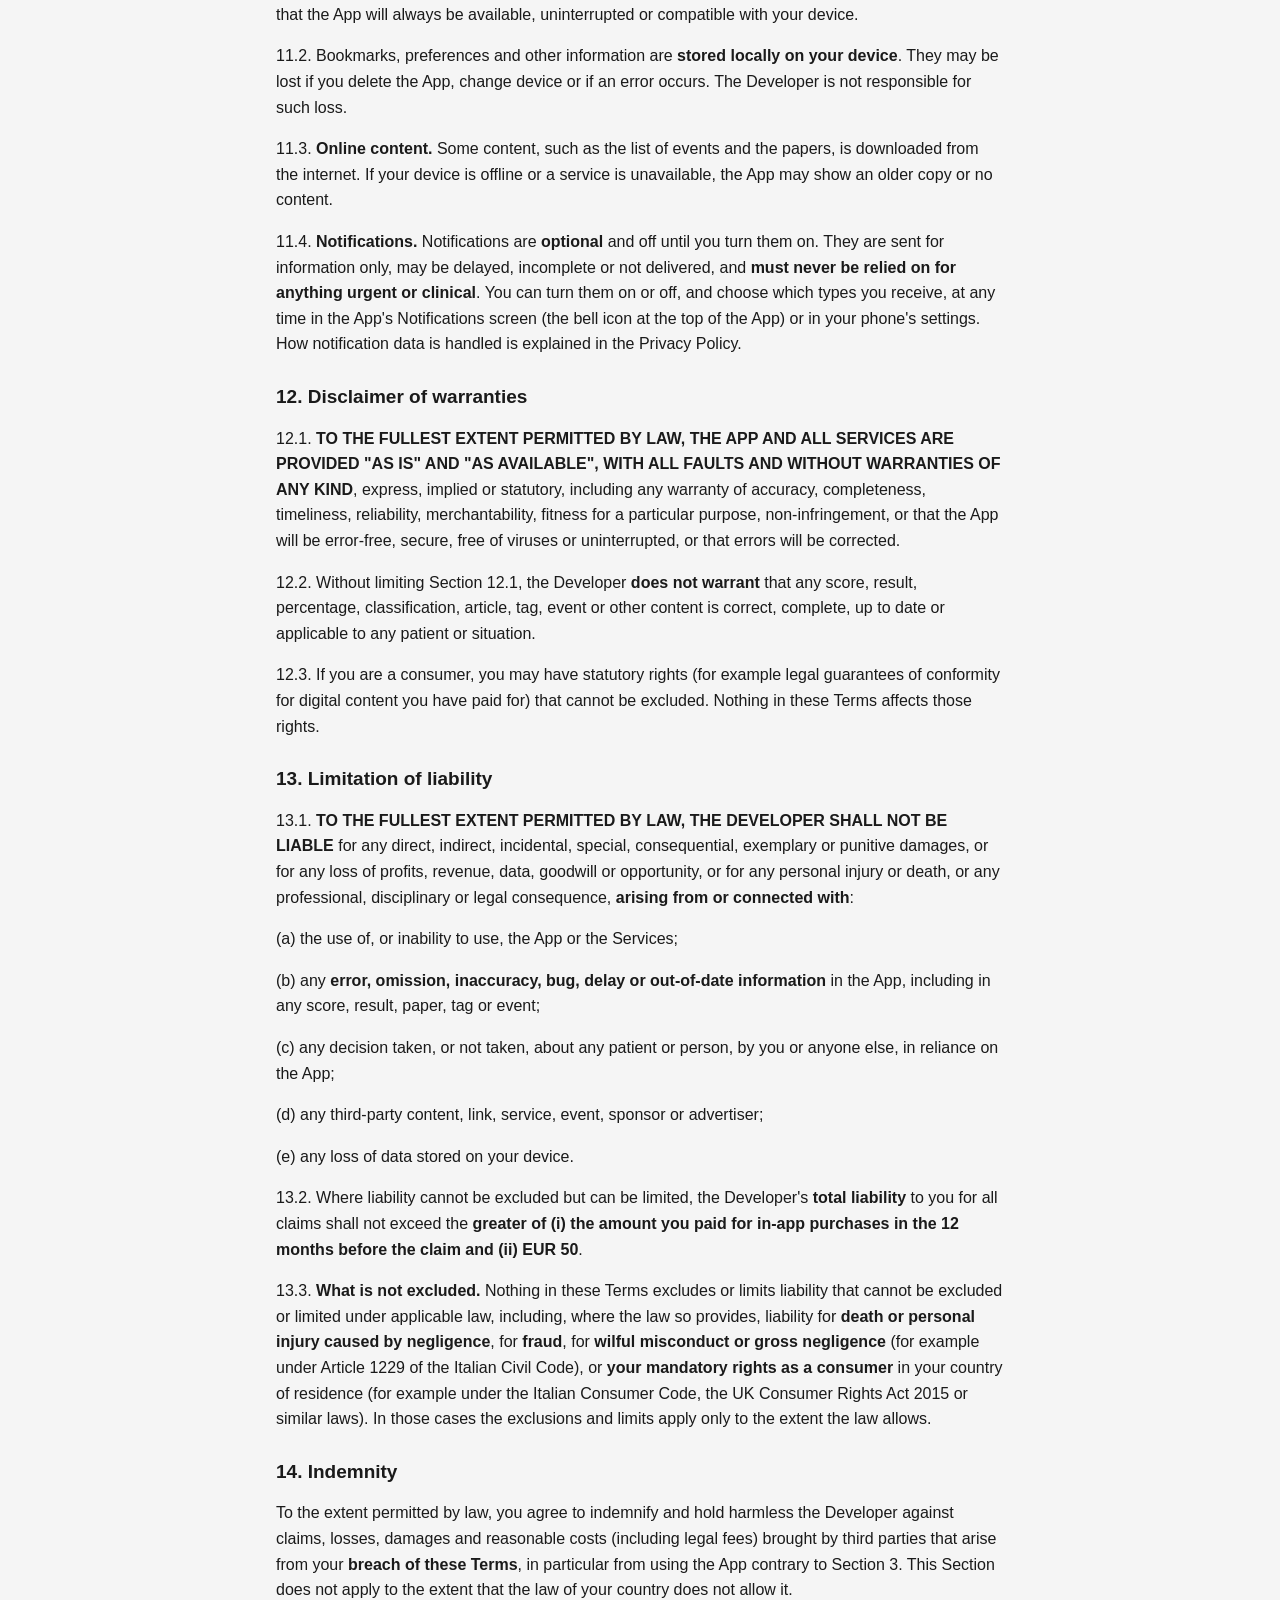
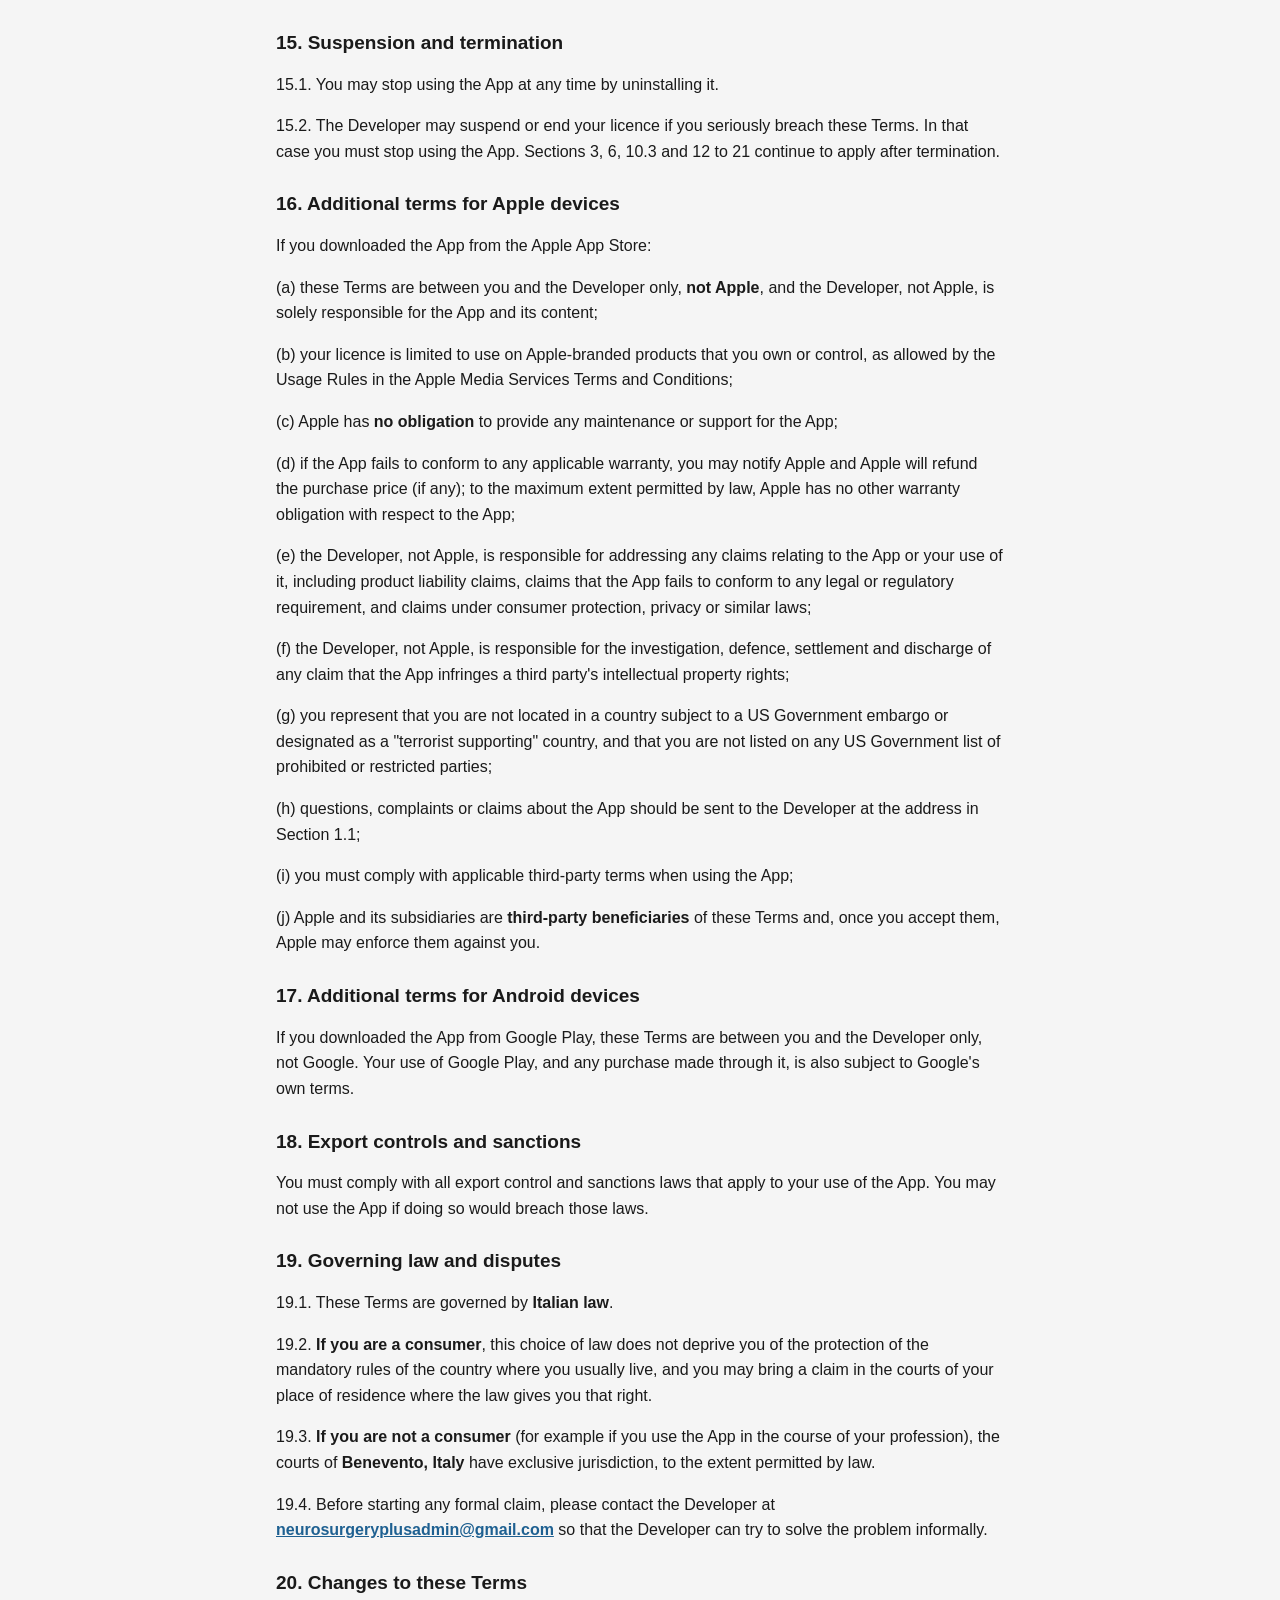
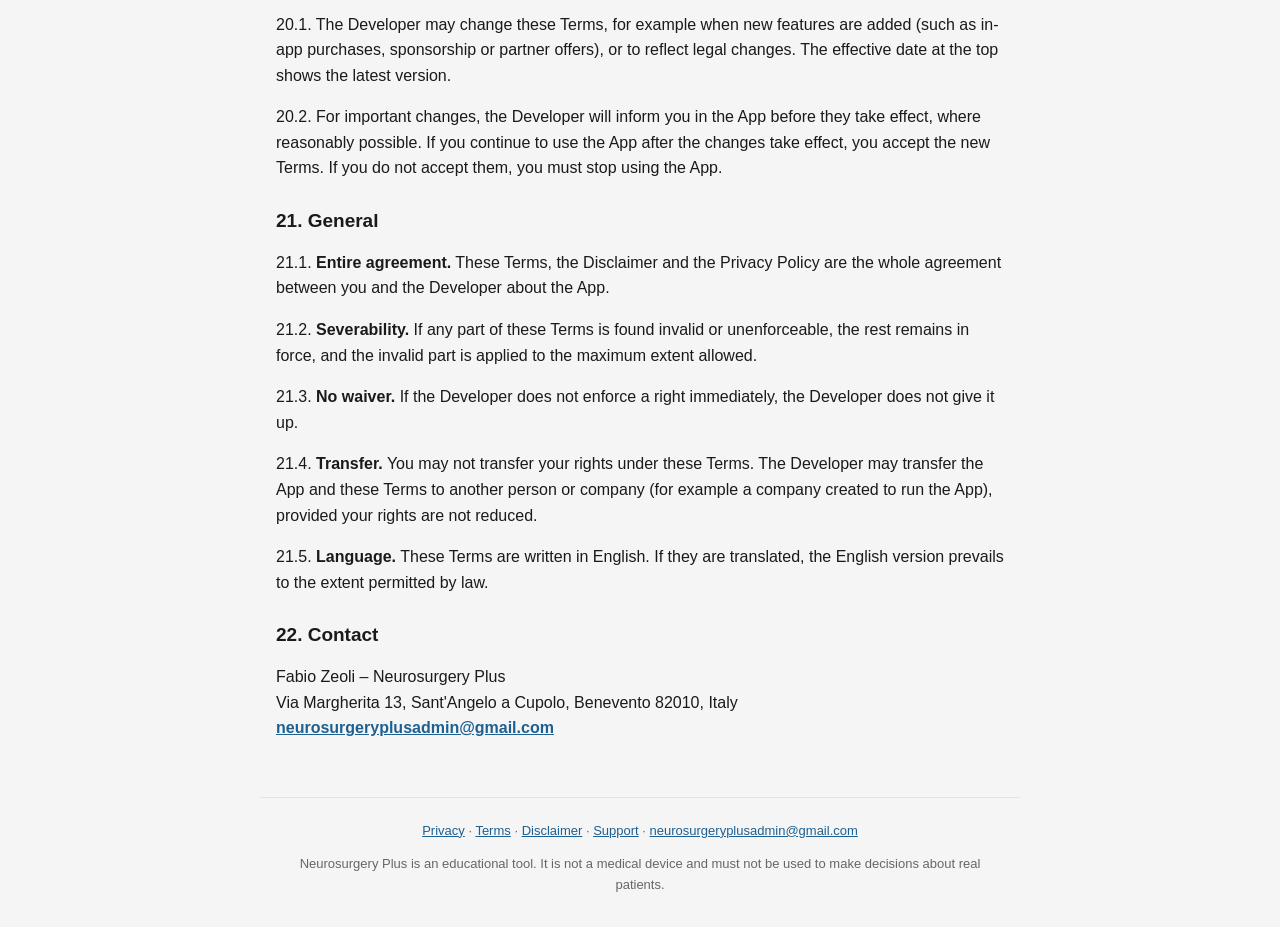
<file: terms/index.html>
<!doctype html>
<html lang="en">
<head>
<meta charset="utf-8">
<meta name="viewport" content="width=device-width, initial-scale=1">
<title>Terms and Conditions – Neurosurgery Plus</title>
<meta name="description" content="Terms and Conditions for using Neurosurgery Plus, an educational app for neurosurgeons, residents and students.">
<link rel="canonical" href="https://neurosurgeryplus.com/terms/">
<link rel="icon" href="../favicon.ico" sizes="any">
<link rel="icon" type="image/png" sizes="32x32" href="../img/favicon-32.png">
<link rel="icon" type="image/png" sizes="192x192" href="../img/favicon-192.png">
<link rel="icon" type="image/png" sizes="512x512" href="../img/favicon-512.png">
<link rel="apple-touch-icon" sizes="180x180" href="../img/apple-touch-icon.png">
<meta name="theme-color" content="#1e6091">
<meta name="apple-itunes-app" content="app-id=6816378125">
<meta property="og:type" content="website">
<meta property="og:site_name" content="Neurosurgery Plus">
<meta property="og:title" content="Terms and Conditions – Neurosurgery Plus">
<meta property="og:description" content="Terms and Conditions for using Neurosurgery Plus, an educational app for neurosurgeons, residents and students.">
<meta property="og:url" content="https://neurosurgeryplus.com/terms/">
<meta property="og:image" content="https://neurosurgeryplus.com/img/og-image.png">
<meta property="og:image:width" content="1200">
<meta property="og:image:height" content="630">
<meta name="twitter:card" content="summary_large_image">
<link rel="stylesheet" href="../style.css">
</head>
<body>
<header class="site-header">
  <a class="brand" href="../"><img src="../img/icon-192.png" width="36" height="36" alt="">Neurosurgery Plus</a>
  <nav aria-label="Main"><a href="../">Home</a> · <a href="../support/">Support</a></nav>
</header>
<main>
<article class="legal">
<h1>Terms and Conditions</h1>
<p class="effective"><strong>Effective date:</strong> 5 October 2026 · <strong>Version</strong> 1.0</p>
<section class="box"><h2>Summary (not a substitute for the full Terms)</h2>
<ul>
<li>Neurosurgery Plus is an <strong>educational tool for healthcare professionals and students aged 18+</strong>. It is <strong>not a medical device</strong> and <strong>must not be used to make decisions about real patients</strong>.</li>
<li>The App is <strong>free</strong>. Some optional features may be sold as <strong>in-app purchases</strong> through the App Store or Google Play.</li>
<li>The App may show <strong>sponsored content and advertising</strong>, always labelled. Sponsored notifications and partner offers are sent <strong>only if you turn them on</strong>.</li>
<li><strong>Notifications are optional</strong> and are for information only: never rely on them for anything urgent.</li>
<li>Content is provided <strong>&quot;as is&quot;</strong>, it may contain <strong>errors</strong>, and the Developer&#39;s <strong>liability is excluded or limited</strong> as far as the law allows.</li>
<li><strong>Italian law</strong> applies, but if you are a consumer you keep the mandatory protections of the country where you live.</li>
</ul>
</section>
<h2>1. Who the Developer is and what these Terms cover</h2>
<p>1.1. The administrator and developer of Neurosurgery Plus (the &quot;<strong>App</strong>&quot;) is Fabio Zeoli, Via Margherita 13, Sant&#39;Angelo a Cupolo, Benevento 82010, Italy, email <strong><a href="mailto:neurosurgeryplusadmin@gmail.com">neurosurgeryplusadmin@gmail.com</a></strong> (&quot;<strong>the Developer</strong>&quot;).</p>
<p>1.2. These Terms and Conditions (the &quot;<strong>Terms</strong>&quot;) form a legal agreement between you and the Developer for the use of the App, including all its content, scores, papers, events, notifications, updates and any in-app purchases (together, the &quot;<strong>Services</strong>&quot;).</p>
<p>1.3. The <a href="../disclaimer/"><strong>Educational and Medical Disclaimer</strong></a> (the &quot;<a href="../disclaimer/"><strong>Disclaimer</strong></a>&quot;) and the <a href="../privacy/"><strong>Privacy Policy</strong></a> are part of these Terms. Please read them.</p>
<p>1.4. By downloading, installing or using the App you <strong>accept these Terms</strong>. If you do not accept them, do not use the App and uninstall it.</p>
<h2>2. Who may use the App</h2>
<p>2.1. You may use the App only if you are <strong>at least 18 years old</strong> and you are a <strong>healthcare professional</strong> or a <strong>student in a healthcare field</strong>, or you use it for genuine educational purposes in those fields.</p>
<p>2.2. You are responsible for making sure that your use of the App complies with the laws, professional rules and institutional policies that apply to you.</p>
<h2>3. Educational purpose: the most important term</h2>
<p>3.1. <strong>THE APP IS AN EDUCATIONAL TOOL ONLY.</strong> Its only intended purpose is to help users study, teach and revise neurosurgical knowledge, discover literature and find educational events.</p>
<p>3.2. <strong>THE APP IS NOT A MEDICAL DEVICE</strong> and has not been certified, approved, cleared or clinically validated by any authority in any country.</p>
<p>3.3. <strong>YOU MUST NOT USE THE APP</strong>, or any result, score, percentage, classification or other output of the App:</p>
<p>(a) to diagnose, monitor, predict, prognosticate, prevent or treat any condition in a real person;</p>
<p>(b) as the basis, or a basis, for any clinical decision, including decisions on surgery, admission, discharge, imaging, referral, medication or dosing;</p>
<p>(c) as a substitute for your own clinical judgement, supervision, local protocols or official guidelines;</p>
<p>(d) in any clinical, hospital, emergency or operating-room workflow, or by integrating it into clinical records or other clinical software;</p>
<p>(e) to give advice to patients or the public.</p>
<p>3.4. You accept that <strong>any use contrary to Section 3.3 is entirely at your own risk and responsibility</strong>.</p>
<h2>4. Licence to use the App</h2>
<p>4.1. Subject to these Terms, the Developer gives you a <strong>personal, limited, non-exclusive, non-transferable, non-sublicensable and revocable licence</strong> to install and use the App on devices you own or control, for your own <strong>educational and non-commercial</strong> purposes.</p>
<p>4.2. The App is <strong>licensed, not sold</strong>. All rights not expressly granted to you are reserved.</p>
<h2>5. What you must not do</h2>
<p>You must not, and must not help anyone else to:</p>
<p>(a) copy, reproduce, translate, modify, distribute, sell, rent or publish the App or its content, except for short personal study notes;</p>
<p>(b) reverse engineer, decompile or disassemble the App, except where the law expressly allows it;</p>
<p>(c) extract, scrape, harvest or download content in bulk, or build a database, product or service from it;</p>
<p>(d) use the App or its content to <strong>train, test or improve any artificial intelligence or machine-learning system</strong>;</p>
<p>(e) remove or change any copyright, trademark, reference or other notice;</p>
<p>(f) use the App unlawfully, to harm anyone, or in a way that damages, overloads or interferes with the App or its sources;</p>
<p>(g) present the App, or any of its output, as medical advice or as a certified clinical tool.</p>
<h2>6. Intellectual property</h2>
<p>6.1. The App, its software, design, layout, texts, selection and arrangement of content, and the name and logo &quot;Neurosurgery Plus&quot; belong to the Developer or to its licensors and are protected by intellectual property laws.</p>
<p>6.2. <strong>Third-party content.</strong> Scales, scores and classifications are the work of their original authors and are cited with their references. Article titles, abstracts and metadata belong to their authors and publishers and are obtained from third-party databases. Names of societies, journals, events and products belong to their owners and are used only to identify them. No ownership of third-party content is claimed.</p>
<p>6.3. <strong>Copyright complaints.</strong> If you believe that content in the App infringes your rights, write to <strong><a href="mailto:neurosurgeryplusadmin@gmail.com">neurosurgeryplusadmin@gmail.com</a></strong> with: your contact details; a description of the work and of the content you consider infringing, with enough detail to find it; a statement that you believe in good faith that the use is not authorised; and a statement that the information is accurate and that you are the rights holder or are authorised to act for them. The Developer will review the request and, where appropriate, remove or change the content.</p>
<h2>7. Free App and in-app purchases</h2>
<p>7.1. The App can be downloaded <strong>free of charge</strong>. Some optional features or content may be offered as <strong>in-app purchases</strong> (for example a one-time &quot;Pro&quot; unlock or a subscription). The price, including applicable taxes, and what you get are shown before you buy.</p>
<p>7.2. <strong>Payments are processed by Apple (App Store) or Google (Google Play)</strong> under their own terms. The Developer does not receive or store your payment details. Refunds, billing and subscription cancellation are managed through the store you bought from, according to its rules and applicable law.</p>
<p>7.3. <strong>Right of withdrawal (EU and UK consumers).</strong> Paid digital content and features are made available <strong>immediately</strong> after purchase. Where the law requires it, you will be asked to give your <strong>express consent</strong> to immediate supply and to <strong>acknowledge that you therefore lose your 14-day right of withdrawal</strong>. Where these conditions are not met, your right of withdrawal remains.</p>
<p>7.4. Purchased features may be improved, changed or replaced over time, without materially reducing what you paid for. If a paid feature is withdrawn, any remedies you have under applicable consumer law are not affected.</p>
<p>7.5. You can restore purchases on a new device using the store&#39;s restore function, with the same store account.</p>
<p>7.6. <strong>Educational purpose still applies.</strong> Paying for a feature does not change Section 3: paid features are educational too.</p>
<h2>8. Sponsorship and advertising</h2>
<p>8.1. The App may contain <strong>advertising</strong> and <strong>sponsored content</strong>, including paid promotion of events, courses, organisations or other content (&quot;<strong>Sponsored Content</strong>&quot;). Sponsored Content is <strong>clearly labelled</strong> as &quot;Sponsored&quot; or &quot;Advertisement&quot;.</p>
<p>8.2. Organisations that wish to sponsor content do so under a <strong>separate written agreement</strong> with the Developer. The Developer may accept or refuse any sponsorship or advertisement at its discretion, for example if it is misleading, unlawful or inconsistent with the educational purpose of the App.</p>
<p>8.3. Sponsors and advertisers are <strong>solely responsible</strong> for their content, claims, products, services and events. The Developer <strong>does not endorse</strong> them and is not a party to any transaction between you and them.</p>
<p>8.4. Sponsorship and advertising <strong>do not influence</strong> the content of the Scores section or the way papers are selected or ranked.</p>
<p>8.5. <strong>Sponsored notifications.</strong> Notifications about sponsored events, partner announcements and offers are sent <strong>only if you have turned on</strong> the &quot;Sponsored events and offers&quot; option in the App&#39;s Notifications screen (the bell icon). You can turn it off at any time.</p>
<p>8.6. <strong>Partner offers and discount codes.</strong> The App may in the future show offers from partners (for example a discount code for a course or a simulation product). Each offer is provided by the partner under the partner&#39;s own terms, which apply to any purchase you make from them. The Developer does not sell those products or services, does not guarantee the offer, its availability or the partner&#39;s performance, and is not a party to any transaction between you and the partner. The Developer does not share your personal data with partners.</p>
<h2>9. Third-party content, links and services</h2>
<p>9.1. The App shows content from, and links to, third-party sources and services (for example literature databases, event organisers&#39; websites, the notification service, the service that hosts the events list, your device&#39;s calendar, and the app stores). The Developer does not control them and is <strong>not responsible</strong> for their content, accuracy, availability, privacy practices or terms.</p>
<p>9.2. When you follow a link or use a third-party service, its own terms and privacy policy apply. You must comply with any third-party terms that apply to your use of the App (for example your mobile carrier&#39;s or app store&#39;s terms).</p>
<h2>10. Feedback and submissions</h2>
<p>10.1. You can send the Developer feedback, error reports and suggestions (for example events to add) by email (&quot;<strong>Submissions</strong>&quot;).</p>
<p>10.2. <strong>Do not send any information that identifies a patient</strong>, or any other confidential or sensitive personal data.</p>
<p>10.3. You confirm that you have the right to send your Submissions, and you grant the Developer a free, worldwide, perpetual and irrevocable licence to use them to operate and improve the App, without any obligation to you. The Developer is not obliged to use or reply to any Submission.</p>
<h2>11. Availability, updates, notifications and your data</h2>
<p>11.1. The Developer may update, change, suspend or discontinue the App or any part of it at any time, for example to fix errors, update content or comply with the law. The Developer does not guarantee that the App will always be available, uninterrupted or compatible with your device.</p>
<p>11.2. Bookmarks, preferences and other information are <strong>stored locally on your device</strong>. They may be lost if you delete the App, change device or if an error occurs. The Developer is not responsible for such loss.</p>
<p>11.3. <strong>Online content.</strong> Some content, such as the list of events and the papers, is downloaded from the internet. If your device is offline or a service is unavailable, the App may show an older copy or no content.</p>
<p>11.4. <strong>Notifications.</strong> Notifications are <strong>optional</strong> and off until you turn them on. They are sent for information only, may be delayed, incomplete or not delivered, and <strong>must never be relied on for anything urgent or clinical</strong>. You can turn them on or off, and choose which types you receive, at any time in the App&#39;s Notifications screen (the bell icon at the top of the App) or in your phone&#39;s settings. How notification data is handled is explained in the Privacy Policy.</p>
<h2>12. Disclaimer of warranties</h2>
<p>12.1. <strong>TO THE FULLEST EXTENT PERMITTED BY LAW, THE APP AND ALL SERVICES ARE PROVIDED &quot;AS IS&quot; AND &quot;AS AVAILABLE&quot;, WITH ALL FAULTS AND WITHOUT WARRANTIES OF ANY KIND</strong>, express, implied or statutory, including any warranty of accuracy, completeness, timeliness, reliability, merchantability, fitness for a particular purpose, non-infringement, or that the App will be error-free, secure, free of viruses or uninterrupted, or that errors will be corrected.</p>
<p>12.2. Without limiting Section 12.1, the Developer <strong>does not warrant</strong> that any score, result, percentage, classification, article, tag, event or other content is correct, complete, up to date or applicable to any patient or situation.</p>
<p>12.3. If you are a consumer, you may have statutory rights (for example legal guarantees of conformity for digital content you have paid for) that cannot be excluded. Nothing in these Terms affects those rights.</p>
<h2>13. Limitation of liability</h2>
<p>13.1. <strong>TO THE FULLEST EXTENT PERMITTED BY LAW, THE DEVELOPER SHALL NOT BE LIABLE</strong> for any direct, indirect, incidental, special, consequential, exemplary or punitive damages, or for any loss of profits, revenue, data, goodwill or opportunity, or for any personal injury or death, or any professional, disciplinary or legal consequence, <strong>arising from or connected with</strong>:</p>
<p>(a) the use of, or inability to use, the App or the Services;</p>
<p>(b) any <strong>error, omission, inaccuracy, bug, delay or out-of-date information</strong> in the App, including in any score, result, paper, tag or event;</p>
<p>(c) any decision taken, or not taken, about any patient or person, by you or anyone else, in reliance on the App;</p>
<p>(d) any third-party content, link, service, event, sponsor or advertiser;</p>
<p>(e) any loss of data stored on your device.</p>
<p>13.2. Where liability cannot be excluded but can be limited, the Developer&#39;s <strong>total liability</strong> to you for all claims shall not exceed the <strong>greater of (i) the amount you paid for in-app purchases in the 12 months before the claim and (ii) EUR 50</strong>.</p>
<p>13.3. <strong>What is not excluded.</strong> Nothing in these Terms excludes or limits liability that cannot be excluded or limited under applicable law, including, where the law so provides, liability for <strong>death or personal injury caused by negligence</strong>, for <strong>fraud</strong>, for <strong>wilful misconduct or gross negligence</strong> (for example under Article 1229 of the Italian Civil Code), or <strong>your mandatory rights as a consumer</strong> in your country of residence (for example under the Italian Consumer Code, the UK Consumer Rights Act 2015 or similar laws). In those cases the exclusions and limits apply only to the extent the law allows.</p>
<h2>14. Indemnity</h2>
<p>To the extent permitted by law, you agree to indemnify and hold harmless the Developer against claims, losses, damages and reasonable costs (including legal fees) brought by third parties that arise from your <strong>breach of these Terms</strong>, in particular from using the App contrary to Section 3. This Section does not apply to the extent that the law of your country does not allow it.</p>
<h2>15. Suspension and termination</h2>
<p>15.1. You may stop using the App at any time by uninstalling it.</p>
<p>15.2. The Developer may suspend or end your licence if you seriously breach these Terms. In that case you must stop using the App. Sections 3, 6, 10.3 and 12 to 21 continue to apply after termination.</p>
<h2>16. Additional terms for Apple devices</h2>
<p>If you downloaded the App from the Apple App Store:</p>
<p>(a) these Terms are between you and the Developer only, <strong>not Apple</strong>, and the Developer, not Apple, is solely responsible for the App and its content;</p>
<p>(b) your licence is limited to use on Apple-branded products that you own or control, as allowed by the Usage Rules in the Apple Media Services Terms and Conditions;</p>
<p>(c) Apple has <strong>no obligation</strong> to provide any maintenance or support for the App;</p>
<p>(d) if the App fails to conform to any applicable warranty, you may notify Apple and Apple will refund the purchase price (if any); to the maximum extent permitted by law, Apple has no other warranty obligation with respect to the App;</p>
<p>(e) the Developer, not Apple, is responsible for addressing any claims relating to the App or your use of it, including product liability claims, claims that the App fails to conform to any legal or regulatory requirement, and claims under consumer protection, privacy or similar laws;</p>
<p>(f) the Developer, not Apple, is responsible for the investigation, defence, settlement and discharge of any claim that the App infringes a third party&#39;s intellectual property rights;</p>
<p>(g) you represent that you are not located in a country subject to a US Government embargo or designated as a &quot;terrorist supporting&quot; country, and that you are not listed on any US Government list of prohibited or restricted parties;</p>
<p>(h) questions, complaints or claims about the App should be sent to the Developer at the address in Section 1.1;</p>
<p>(i) you must comply with applicable third-party terms when using the App;</p>
<p>(j) Apple and its subsidiaries are <strong>third-party beneficiaries</strong> of these Terms and, once you accept them, Apple may enforce them against you.</p>
<h2>17. Additional terms for Android devices</h2>
<p>If you downloaded the App from Google Play, these Terms are between you and the Developer only, not Google. Your use of Google Play, and any purchase made through it, is also subject to Google&#39;s own terms.</p>
<h2>18. Export controls and sanctions</h2>
<p>You must comply with all export control and sanctions laws that apply to your use of the App. You may not use the App if doing so would breach those laws.</p>
<h2>19. Governing law and disputes</h2>
<p>19.1. These Terms are governed by <strong>Italian law</strong>.</p>
<p>19.2. <strong>If you are a consumer</strong>, this choice of law does not deprive you of the protection of the mandatory rules of the country where you usually live, and you may bring a claim in the courts of your place of residence where the law gives you that right.</p>
<p>19.3. <strong>If you are not a consumer</strong> (for example if you use the App in the course of your profession), the courts of <strong>Benevento, Italy</strong> have exclusive jurisdiction, to the extent permitted by law.</p>
<p>19.4. Before starting any formal claim, please contact the Developer at <strong><a href="mailto:neurosurgeryplusadmin@gmail.com">neurosurgeryplusadmin@gmail.com</a></strong> so that the Developer can try to solve the problem informally.</p>
<h2>20. Changes to these Terms</h2>
<p>20.1. The Developer may change these Terms, for example when new features are added (such as in-app purchases, sponsorship or partner offers), or to reflect legal changes. The effective date at the top shows the latest version.</p>
<p>20.2. For important changes, the Developer will inform you in the App before they take effect, where reasonably possible. If you continue to use the App after the changes take effect, you accept the new Terms. If you do not accept them, you must stop using the App.</p>
<h2>21. General</h2>
<p>21.1. <strong>Entire agreement.</strong> These Terms, the Disclaimer and the Privacy Policy are the whole agreement between you and the Developer about the App.</p>
<p>21.2. <strong>Severability.</strong> If any part of these Terms is found invalid or unenforceable, the rest remains in force, and the invalid part is applied to the maximum extent allowed.</p>
<p>21.3. <strong>No waiver.</strong> If the Developer does not enforce a right immediately, the Developer does not give it up.</p>
<p>21.4. <strong>Transfer.</strong> You may not transfer your rights under these Terms. The Developer may transfer the App and these Terms to another person or company (for example a company created to run the App), provided your rights are not reduced.</p>
<p>21.5. <strong>Language.</strong> These Terms are written in English. If they are translated, the English version prevails to the extent permitted by law.</p>
<h2>22. Contact</h2>
<p>Fabio Zeoli – Neurosurgery Plus<br>Via Margherita 13, Sant&#39;Angelo a Cupolo, Benevento 82010, Italy<br><strong><a href="mailto:neurosurgeryplusadmin@gmail.com">neurosurgeryplusadmin@gmail.com</a></strong></p>
</article>
</main>
<footer class="site-footer">
  <nav aria-label="Footer">
    <a href="../privacy/">Privacy</a> · <a href="../terms/">Terms</a> · <a href="../disclaimer/">Disclaimer</a> · <a href="../support/">Support</a> · <a href="mailto:neurosurgeryplusadmin@gmail.com">neurosurgeryplusadmin@gmail.com</a>
  </nav>
  <p>Neurosurgery Plus is an educational tool. It is not a medical device and must not be used to make decisions about real patients.</p>
</footer>
</body>
</html>
</file>
<file: style.css>
/* Neurosurgery Plus website. System fonts only, light and dark mode. */

:root {
  --brand: #1e6091;
  --text: #1a1a1a;
  --muted: #666;
  --bg: #f5f5f5;
  --card: #ffffff;
  --border: #e2e2e2;
  --box-bg: #e8f0f6;
  --box-border: #c6d8e6;
  --link: #1e6091;
}

@media (prefers-color-scheme: dark) {
  :root {
    --brand: #6fa8d6;
    --text: #e8e8e8;
    --muted: #a0a0a0;
    --bg: #121416;
    --card: #1c1f22;
    --border: #2e3338;
    --box-bg: #16283a;
    --box-border: #26445f;
    --link: #8cc0ea;
  }
}

* {
  box-sizing: border-box;
}

html {
  -webkit-text-size-adjust: 100%;
}

body {
  margin: 0;
  background: var(--bg);
  color: var(--text);
  font-family: -apple-system, BlinkMacSystemFont, "Segoe UI", Roboto, "Helvetica Neue", Arial, sans-serif;
  font-size: 16px;
  line-height: 1.6;
}

a {
  color: var(--link);
}

main {
  max-width: 760px;
  margin: 0 auto;
  padding: 24px 16px 40px;
}

/* --- Header and footer --- */

.site-header {
  display: flex;
  align-items: center;
  justify-content: space-between;
  flex-wrap: wrap;
  gap: 8px 16px;
  max-width: 760px;
  margin: 0 auto;
  padding: 14px 16px;
  border-bottom: 1px solid var(--border);
}

.brand {
  display: flex;
  align-items: center;
  gap: 10px;
  color: var(--text);
  font-weight: 700;
  font-size: 18px;
  text-decoration: none;
}

.brand img {
  border-radius: 8px;
}

.site-header nav a {
  font-weight: 600;
  text-decoration: none;
}

.site-footer {
  max-width: 760px;
  margin: 0 auto;
  padding: 20px 16px 32px;
  border-top: 1px solid var(--border);
  font-size: 13px;
  color: var(--muted);
  text-align: center;
}

.site-footer nav {
  line-height: 2;
  overflow-wrap: anywhere;
}

.site-footer p {
  margin: 10px 0 0;
}

/* --- Home --- */

.hero {
  text-align: center;
  padding: 16px 0 8px;
}

.hero img {
  border-radius: 22px;
}

.hero h1 {
  margin: 12px 0 0;
  font-size: 34px;
  line-height: 1.2;
  color: var(--brand);
}

.tagline {
  margin: 6px 0 14px;
  font-weight: 600;
  color: var(--muted);
  letter-spacing: 0.02em;
}

.intro {
  margin: 0 auto;
  max-width: 600px;
  font-size: 17px;
}

.features {
  display: grid;
  grid-template-columns: 1fr;
  gap: 12px;
  margin: 28px 0;
}

@media (min-width: 640px) {
  .features {
    grid-template-columns: repeat(3, 1fr);
  }
}

.feature {
  background: var(--card);
  border: 1px solid var(--border);
  border-radius: 12px;
  padding: 16px;
}

.feature h2 {
  margin: 0 0 6px;
  font-size: 18px;
  color: var(--brand);
}

.feature p {
  margin: 0;
  font-size: 15px;
}

/* Screenshots: a row that scrolls sideways on phones, all six on wide screens. */
.shots {
  display: flex;
  gap: 12px;
  overflow-x: auto;
  scroll-snap-type: x mandatory;
  padding: 4px 2px 12px;
  -webkit-overflow-scrolling: touch;
}

.shots img {
  flex: 0 0 auto;
  width: 46%;
  max-width: 200px;
  height: auto;
  border-radius: 14px;
  border: 1px solid var(--border);
  scroll-snap-align: start;
}

@media (min-width: 760px) {
  .shots {
    overflow-x: visible;
  }

  .shots img {
    flex: 1 1 0;
    width: auto;
    min-width: 0;
  }
}

.store {
  text-align: center;
  margin: 20px 0;
  font-weight: 600;
}

/* Apple's badge rules: unmodified artwork, at least 40 px high on screen,
   clear space of a quarter of its height (here 48 px high -> 12 px) with
   nothing else inside it. */
.app-store-badge {
  display: inline-block;
  padding: 12px;
  line-height: 0;
}

.app-store-badge img {
  height: 48px;
  width: auto;
}

.store .android-soon {
  margin: 0;
  font-weight: 400;
  color: var(--muted);
}

.organisers {
  background: var(--box-bg);
  border: 1px solid var(--box-border);
  border-radius: 12px;
  padding: 16px;
  margin-top: 24px;
}

.organisers h2 {
  margin: 0 0 6px;
  font-size: 18px;
}

.organisers p {
  margin: 0;
}

/* --- Legal and support pages --- */

.legal h1,
.support h1,
.not-found h1 {
  font-size: 28px;
  line-height: 1.25;
  margin: 8px 0 12px;
  color: var(--brand);
}

.legal h2 {
  font-size: 19px;
  line-height: 1.3;
  margin: 28px 0 8px;
}

.legal p,
.legal li {
  overflow-wrap: anywhere;
}

.legal ul {
  padding-left: 22px;
}

.legal li {
  margin-bottom: 4px;
}

.effective {
  color: var(--muted);
  font-size: 14px;
}

.box {
  background: var(--box-bg);
  border: 1px solid var(--box-border);
  border-radius: 12px;
  padding: 4px 18px;
  margin: 18px 0 8px;
}

.box h2 {
  color: var(--brand);
  margin-top: 14px;
}

.support p {
  margin: 0 0 14px;
}
</file>
